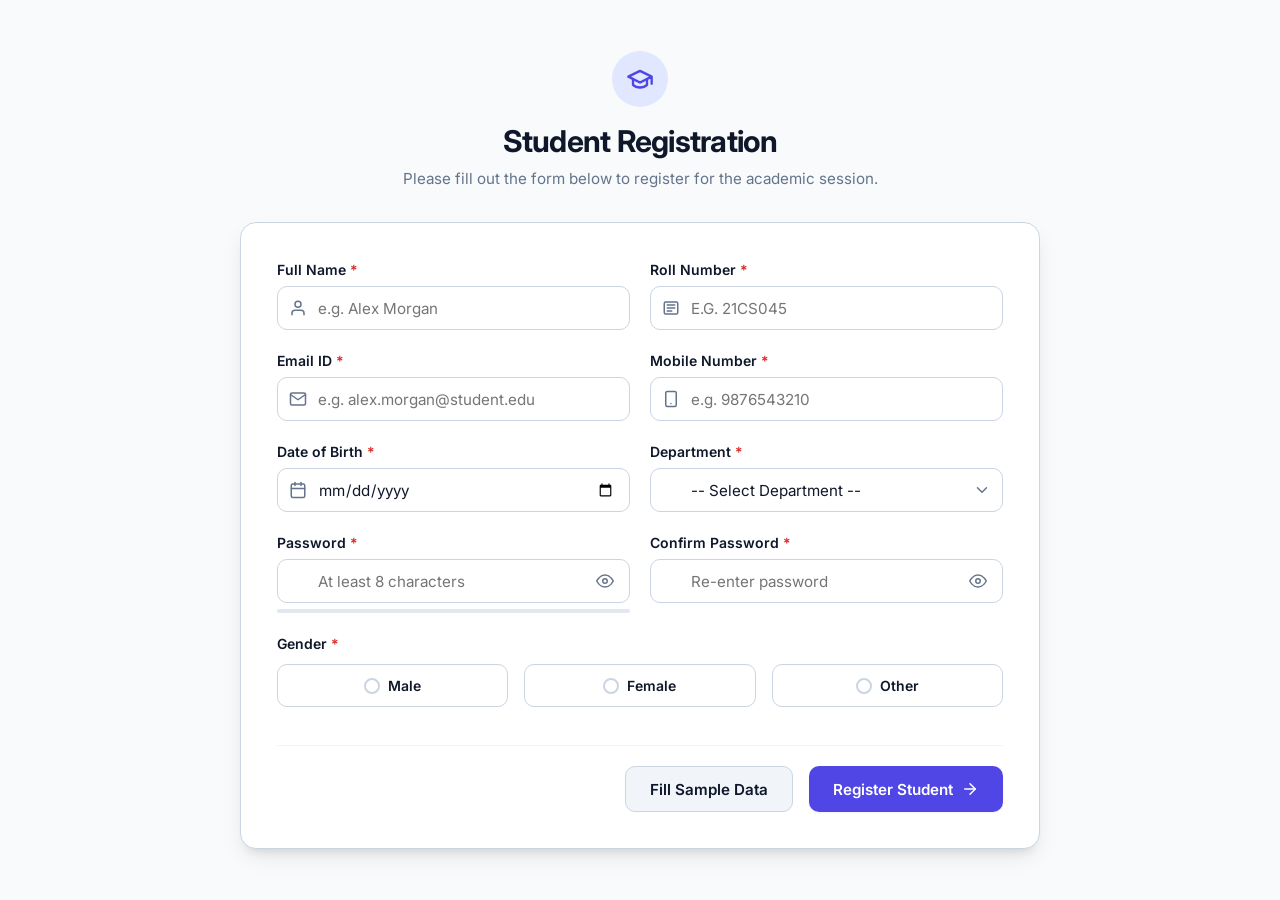
<file: index.html>
<!DOCTYPE html>
<html lang="en">
<head>
  <meta charset="UTF-8">
  <meta name="viewport" content="width=device-width, initial-scale=1.0">
  <meta name="description" content="Student Registration Form with real-time validation and clean simple user interface.">
  <title>Student Registration Form</title>
  <link rel="preconnect" href="https://fonts.googleapis.com">
  <link rel="preconnect" href="https://fonts.gstatic.com" crossorigin>
  <link href="https://fonts.googleapis.com/css2?family=Inter:wght@400;500;600;700&display=swap" rel="stylesheet">
  <link rel="stylesheet" href="style.css">
</head>
<body>
  <div class="app-container">
    <header class="form-header">
      <div class="header-icon">
        <svg xmlns="http://www.w3.org/2000/svg" width="28" height="28" viewBox="0 0 24 24" fill="none" stroke="currentColor" stroke-width="2" stroke-linecap="round" stroke-linejoin="round">
          <path d="M22 10v6M2 10l10-5 10 5-10 5z"/>
          <path d="M6 12v5c3 3 9 3 12 0v-5"/>
        </svg>
      </div>
      <h1>Student Registration</h1>
      <p>Please fill out the form below to register for the academic session.</p>
    </header>

    <main class="form-card">
      <form id="registrationForm" novalidate>
        
        <div class="form-grid">
          <!-- Full Name -->
          <div class="form-group" id="group-fullName">
            <label for="fullName">Full Name <span class="required">*</span></label>
            <div class="input-wrapper">
              <input type="text" id="fullName" name="fullName" placeholder="e.g. Alex Morgan" autocomplete="name">
              <span class="field-icon">
                <svg xmlns="http://www.w3.org/2000/svg" width="18" height="18" viewBox="0 0 24 24" fill="none" stroke="currentColor" stroke-width="2" stroke-linecap="round" stroke-linejoin="round"><path d="M20 21v-2a4 4 0 0 0-4-4H8a4 4 0 0 0-4 4v2"/><circle cx="12" cy="7" r="4"/></svg>
              </span>
            </div>
            <div class="error-message" id="err-fullName">Full name is required.</div>
          </div>

          <!-- Roll Number -->
          <div class="form-group" id="group-rollNumber">
            <label for="rollNumber">Roll Number <span class="required">*</span></label>
            <div class="input-wrapper">
              <input type="text" id="rollNumber" name="rollNumber" placeholder="e.g. 21CS045" uppercase>
              <span class="field-icon">
                <svg xmlns="http://www.w3.org/2000/svg" width="18" height="18" viewBox="0 0 24 24" fill="none" stroke="currentColor" stroke-width="2" stroke-linecap="round" stroke-linejoin="round"><rect x="3" y="4" width="18" height="16" rx="2"/><path d="M7 8h10"/><path d="M7 12h10"/><path d="M7 16h6"/></svg>
              </span>
            </div>
            <div class="error-message" id="err-rollNumber">Roll number must contain only letters and numbers.</div>
          </div>

          <!-- Email ID -->
          <div class="form-group" id="group-email">
            <label for="email">Email ID <span class="required">*</span></label>
            <div class="input-wrapper">
              <input type="email" id="email" name="email" placeholder="e.g. alex.morgan@student.edu">
              <span class="field-icon">
                <svg xmlns="http://www.w3.org/2000/svg" width="18" height="18" viewBox="0 0 24 24" fill="none" stroke="currentColor" stroke-width="2" stroke-linecap="round" stroke-linejoin="round"><path d="M4 4h16c1.1 0 2 .9 2 2v12c0 1.1-.9 2-2 2H4c-1.1 0-2-.9-2-2V6c0-1.1.9-2 2-2z"/><polyline points="22,6 12,13 2,6"/></svg>
              </span>
            </div>
            <div class="error-message" id="err-email">Please enter a valid email address.</div>
          </div>

          <!-- Mobile Number -->
          <div class="form-group" id="group-mobile">
            <label for="mobile">Mobile Number <span class="required">*</span></label>
            <div class="input-wrapper">
              <input type="tel" id="mobile" name="mobile" maxlength="10" placeholder="e.g. 9876543210">
              <span class="field-icon">
                <svg xmlns="http://www.w3.org/2000/svg" width="18" height="18" viewBox="0 0 24 24" fill="none" stroke="currentColor" stroke-width="2" stroke-linecap="round" stroke-linejoin="round"><rect x="5" y="2" width="14" height="20" rx="2" ry="2"/><line x1="12" y1="18" x2="12.01" y2="18"/></svg>
              </span>
            </div>
            <div class="error-message" id="err-mobile">Mobile number must contain exactly 10 digits.</div>
          </div>

          <!-- Date of Birth -->
          <div class="form-group" id="group-dob">
            <label for="dob">Date of Birth <span class="required">*</span></label>
            <div class="input-wrapper">
              <input type="date" id="dob" name="dob">
              <span class="field-icon">
                <svg xmlns="http://www.w3.org/2000/svg" width="18" height="18" viewBox="0 0 24 24" fill="none" stroke="currentColor" stroke-width="2" stroke-linecap="round" stroke-linejoin="round"><rect x="3" y="4" width="18" height="18" rx="2" ry="2"/><line x1="16" y1="2" x2="16" y2="6"/><line x1="8" y1="2" x2="8" y2="6"/><line x1="3" y1="10" x2="21" y2="10"/></svg>
              </span>
            </div>
            <div class="error-message" id="err-dob">Date of birth is required.</div>
          </div>

          <!-- Department -->
          <div class="form-group" id="group-department">
            <label for="department">Department <span class="required">*</span></label>
            <div class="input-wrapper">
              <select id="department" name="department">
                <option value="">-- Select Department --</option>
                <option value="Computer Science">Computer Science & Engineering</option>
                <option value="Information Technology">Information Technology</option>
                <option value="Electronics & Communication">Electronics & Communication</option>
                <option value="Electrical Engineering">Electrical Engineering</option>
                <option value="Mechanical Engineering">Mechanical Engineering</option>
                <option value="Civil Engineering">Civil Engineering</option>
                <option value="Data Science">Data Science & AI</option>
              </select>
              <span class="field-icon select-arrow">
                <svg xmlns="http://www.w3.org/2000/svg" width="18" height="18" viewBox="0 0 24 24" fill="none" stroke="currentColor" stroke-width="2" stroke-linecap="round" stroke-linejoin="round"><polyline points="6 9 12 15 18 9"/></svg>
              </span>
            </div>
            <div class="error-message" id="err-department">Please select your department.</div>
          </div>

          <!-- Password -->
          <div class="form-group" id="group-password">
            <label for="password">Password <span class="required">*</span></label>
            <div class="input-wrapper">
              <input type="password" id="password" name="password" placeholder="At least 8 characters">
              <button type="button" class="toggle-password" data-target="password" aria-label="Toggle password visibility">
                <svg class="eye-open" xmlns="http://www.w3.org/2000/svg" width="18" height="18" viewBox="0 0 24 24" fill="none" stroke="currentColor" stroke-width="2" stroke-linecap="round" stroke-linejoin="round"><path d="M1 12s4-8 11-8 11 8 11 8-4 8-11 8-11-8-11-8z"/><circle cx="12" cy="12" r="3"/></svg>
                <svg class="eye-closed hidden" xmlns="http://www.w3.org/2000/svg" width="18" height="18" viewBox="0 0 24 24" fill="none" stroke="currentColor" stroke-width="2" stroke-linecap="round" stroke-linejoin="round"><path d="M17.94 17.94A10.07 10.07 0 0 1 12 20c-7 0-11-8-11-8a18.45 18.45 0 0 1 5.06-5.94M9.9 4.24A9.12 9.12 0 0 1 12 4c7 0 11 8 11 8a18.5 18.5 0 0 1-2.16 3.19m-6.72-1.07a3 3 0 1 1-4.24-4.24"/><line x1="1" y1="1" x2="23" y2="23"/></svg>
              </button>
            </div>
            <div class="strength-bar-container">
              <div class="strength-bar" id="strengthBar"></div>
            </div>
            <div class="error-message" id="err-password">Password must be at least 8 characters long.</div>
          </div>

          <!-- Confirm Password -->
          <div class="form-group" id="group-confirmPassword">
            <label for="confirmPassword">Confirm Password <span class="required">*</span></label>
            <div class="input-wrapper">
              <input type="password" id="confirmPassword" name="confirmPassword" placeholder="Re-enter password">
              <button type="button" class="toggle-password" data-target="confirmPassword" aria-label="Toggle confirm password visibility">
                <svg class="eye-open" xmlns="http://www.w3.org/2000/svg" width="18" height="18" viewBox="0 0 24 24" fill="none" stroke="currentColor" stroke-width="2" stroke-linecap="round" stroke-linejoin="round"><path d="M1 12s4-8 11-8 11 8 11 8-4 8-11 8-11-8-11-8z"/><circle cx="12" cy="12" r="3"/></svg>
                <svg class="eye-closed hidden" xmlns="http://www.w3.org/2000/svg" width="18" height="18" viewBox="0 0 24 24" fill="none" stroke="currentColor" stroke-width="2" stroke-linecap="round" stroke-linejoin="round"><path d="M17.94 17.94A10.07 10.07 0 0 1 12 20c-7 0-11-8-11-8a18.45 18.45 0 0 1 5.06-5.94M9.9 4.24A9.12 9.12 0 0 1 12 4c7 0 11 8 11 8a18.5 18.5 0 0 1-2.16 3.19m-6.72-1.07a3 3 0 1 1-4.24-4.24"/><line x1="1" y1="1" x2="23" y2="23"/></svg>
              </button>
            </div>
            <div class="error-message" id="err-confirmPassword">Password and Confirm Password must match.</div>
          </div>

          <!-- Gender -->
          <div class="form-group full-width" id="group-gender">
            <label>Gender <span class="required">*</span></label>
            <div class="radio-group">
              <label class="radio-card">
                <input type="radio" name="gender" value="Male">
                <span class="radio-custom"></span>
                <span class="radio-label">Male</span>
              </label>
              <label class="radio-card">
                <input type="radio" name="gender" value="Female">
                <span class="radio-custom"></span>
                <span class="radio-label">Female</span>
              </label>
              <label class="radio-card">
                <input type="radio" name="gender" value="Other">
                <span class="radio-custom"></span>
                <span class="radio-label">Other</span>
              </label>
            </div>
            <div class="error-message" id="err-gender">Please select your gender.</div>
          </div>
        </div>

        <!-- Form Actions -->
        <div class="form-actions">
          <button type="button" id="demoFillBtn" class="btn btn-secondary">Fill Sample Data</button>
          <button type="submit" id="submitBtn" class="btn btn-primary">
            <span>Register Student</span>
            <svg xmlns="http://www.w3.org/2000/svg" width="18" height="18" viewBox="0 0 24 24" fill="none" stroke="currentColor" stroke-width="2" stroke-linecap="round" stroke-linejoin="round"><line x1="5" y1="12" x2="19" y2="12"/><polyline points="12 5 19 12 12 19"/></svg>
          </button>
        </div>

      </form>
    </main>

    <!-- Success Modal Overlay -->
    <div class="modal-overlay hidden" id="successModal" role="dialog" aria-modal="true" aria-labelledby="modalTitle">
      <div class="modal-card">
        <div class="modal-icon success">
          <svg xmlns="http://www.w3.org/2000/svg" width="32" height="32" viewBox="0 0 24 24" fill="none" stroke="currentColor" stroke-width="3" stroke-linecap="round" stroke-linejoin="round"><polyline points="20 6 9 17 4 12"/></svg>
        </div>
        <h2 id="modalTitle">Registration Successful!</h2>
        <p class="modal-subtitle">Student has been registered successfully with the following details:</p>

        <div class="summary-card" id="summaryCard">
          <!-- Filled dynamically by JS -->
        </div>

        <div class="modal-actions">
          <button type="button" id="closeModalBtn" class="btn btn-primary width-full">Register Another Student</button>
        </div>
      </div>
    </div>
  </div>

  <script src="script.js"></script>
</body>
</html>
</file>
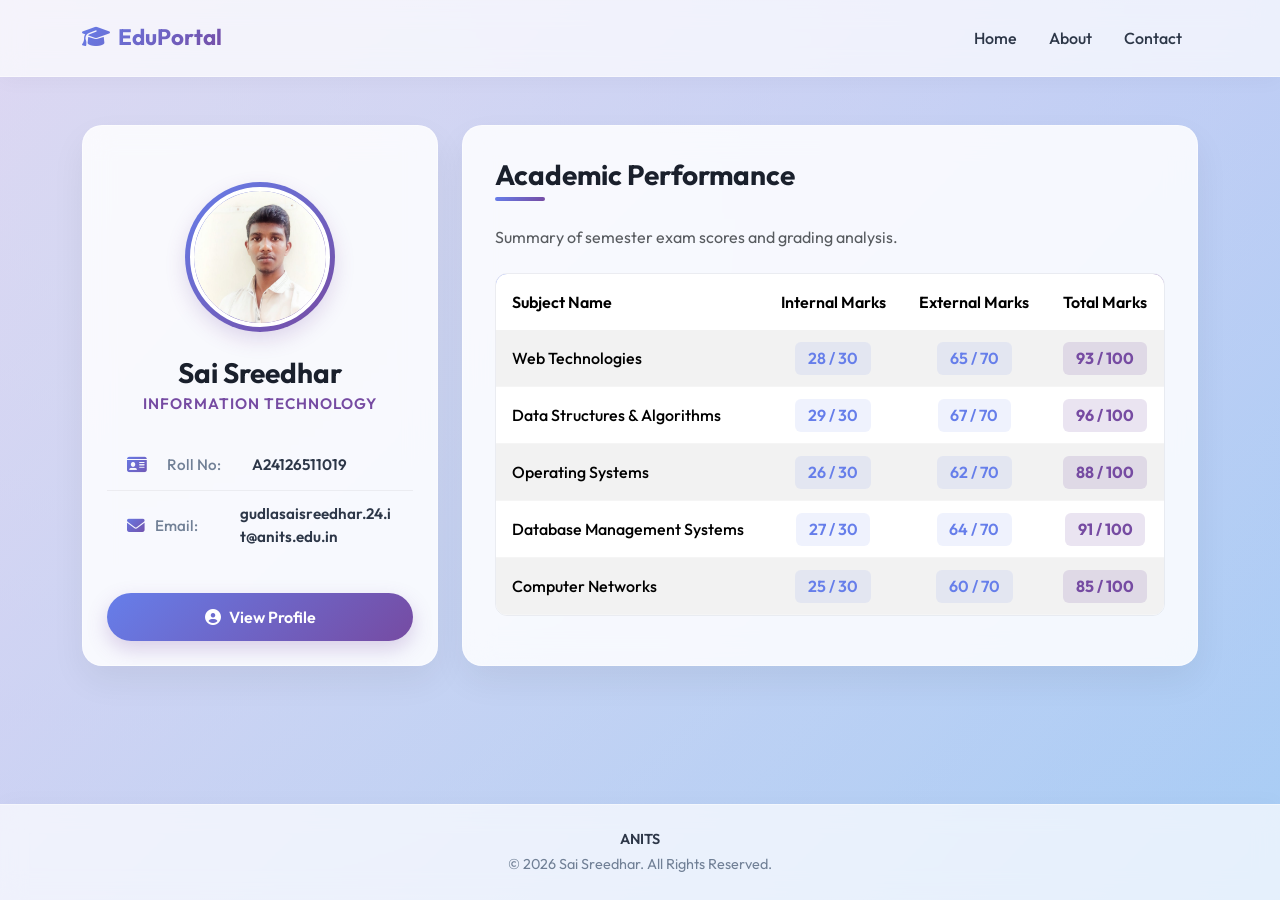
<file: task2/index.html>
<!DOCTYPE html>
<html lang="en">

<head>
    <meta charset="UTF-8">
    <meta name="viewport" content="width=device-width, initial-scale=1.0">
    <title>Student Profile</title>

    <!-- Bootstrap 5 CSS CDN -->
    <link href="https://cdn.jsdelivr.net/npm/bootstrap@5.3.0/dist/css/bootstrap.min.css" rel="stylesheet">

    <!-- Google Fonts - Outfit -->
    <link rel="preconnect" href="https://fonts.googleapis.com">
    <link rel="preconnect" href="https://fonts.gstatic.com" crossorigin>
    <link href="https://fonts.googleapis.com/css2?family=Outfit:wght@300;400;500;600;700&display=swap" rel="stylesheet">

    <!-- FontAwesome for Icons -->
    <link rel="stylesheet" href="https://cdnjs.cloudflare.com/ajax/libs/font-awesome/6.4.0/css/all.min.css">

    <style>
        :root {
            --primary-gradient: linear-gradient(135deg, #667eea 0%, #764ba2 100%);
            --accent-color: #764ba2;
            --glass-bg: rgba(255, 255, 255, 0.85);
            --glass-border: rgba(255, 255, 255, 0.4);
            --text-main: #2d3748;
            --text-muted: #718096;
        }

        body {
            font-family: 'Outfit', sans-serif;
            background: radial-gradient(circle at 10% 20%, rgba(216, 241, 230, 0.46) 0.1%, rgba(233, 226, 226, 0.28) 90.1%),
                linear-gradient(135deg, #e0c3fc 0%, #8ec5fc 100%);
            background-attachment: fixed;
            color: var(--text-main);
            min-height: 100vh;
            display: flex;
            flex-direction: column;
        }

        /* Custom Glassmorphic Navbar */
        .navbar-custom {
            background: rgba(255, 255, 255, 0.7);
            backdrop-filter: blur(12px);
            -webkit-backdrop-filter: blur(12px);
            border-bottom: 1px solid var(--glass-border);
            box-shadow: 0 4px 20px rgba(0, 0, 0, 0.03);
            transition: all 0.3s ease;
        }

        .navbar-brand {
            font-weight: 700;
            background: var(--primary-gradient);
            -webkit-background-clip: text;
            -webkit-text-fill-color: transparent;
            font-size: 1.4rem;
        }

        .nav-link {
            font-weight: 500;
            color: var(--text-main) !important;
            position: relative;
            padding: 0.5rem 1rem !important;
            transition: color 0.3s ease;
        }

        .nav-link::after {
            content: '';
            position: absolute;
            width: 0;
            height: 2px;
            bottom: 0;
            left: 50%;
            background: var(--primary-gradient);
            transition: all 0.3s ease;
            transform: translateX(-50%);
        }

        .nav-link:hover::after {
            width: 80%;
        }

        .nav-link:hover {
            color: var(--accent-color) !important;
        }

        /* Glassmorphic Profile Card */
        .profile-card {
            background: var(--glass-bg);
            backdrop-filter: blur(15px);
            -webkit-backdrop-filter: blur(15px);
            border: 1px solid var(--glass-border);
            border-radius: 20px;
            box-shadow: 0 15px 35px rgba(0, 0, 0, 0.06);
            transition: transform 0.4s cubic-bezier(0.175, 0.885, 0.32, 1.275), box-shadow 0.4s ease;
            overflow: hidden;
        }

        .profile-card:hover {
            transform: translateY(-8px);
            box-shadow: 0 25px 45px rgba(0, 0, 0, 0.12);
        }

        .profile-img-container {
            position: relative;
            width: 150px;
            height: 150px;
            margin: 2rem auto 1.5rem auto;
            border-radius: 50%;
            padding: 5px;
            background: var(--primary-gradient);
            box-shadow: 0 8px 20px rgba(118, 75, 162, 0.2);
            transition: transform 0.4s ease;
        }

        .profile-img-container:hover {
            transform: scale(1.05) rotate(3deg);
        }

        .profile-img {
            width: 100%;
            height: 100%;
            object-fit: cover;
            border-radius: 50%;
            border: 4px solid #fff;
        }

        .student-name {
            font-weight: 700;
            color: #1a202c;
            margin-bottom: 0.25rem;
        }

        .student-branch {
            font-size: 0.95rem;
            font-weight: 600;
            color: var(--accent-color);
            text-transform: uppercase;
            letter-spacing: 1px;
            margin-bottom: 1.5rem;
        }

        .info-list {
            list-style: none;
            padding: 0;
            margin: 0 0 2rem 0;
            text-align: left;
        }

        .info-item {
            padding: 0.75rem 1.25rem;
            border-bottom: 1px solid rgba(0, 0, 0, 0.05);
            display: flex;
            align-items: center;
            font-size: 0.95rem;
        }

        .info-item:last-child {
            border-bottom: none;
        }

        .info-icon {
            font-size: 1.1rem;
            width: 30px;
            background: var(--primary-gradient);
            -webkit-background-clip: text;
            -webkit-text-fill-color: transparent;
            margin-right: 10px;
        }

        .info-label {
            font-weight: 500;
            color: var(--text-muted);
            width: 85px;
            flex-shrink: 0;
        }

        .info-value {
            font-weight: 600;
            color: var(--text-main);
            word-break: break-all;
        }

        /* View Profile Button */
        .btn-view-profile {
            background: var(--primary-gradient);
            border: none;
            color: white;
            font-weight: 600;
            padding: 0.75rem 2rem;
            border-radius: 50px;
            box-shadow: 0 8px 20px rgba(118, 75, 162, 0.25);
            transition: all 0.3s cubic-bezier(0.25, 0.8, 0.25, 1);
            width: 100%;
        }

        .btn-view-profile:hover {
            box-shadow: 0 12px 24px rgba(118, 75, 162, 0.4);
            transform: translateY(-2px);
            background: var(--primary-gradient);
            color: white;
            opacity: 0.95;
        }

        .btn-view-profile:active {
            transform: translateY(1px);
            box-shadow: 0 4px 10px rgba(118, 75, 162, 0.25);
        }

        /* Glassmorphic Table Card */
        .details-card {
            background: var(--glass-bg);
            backdrop-filter: blur(15px);
            -webkit-backdrop-filter: blur(15px);
            border: 1px solid var(--glass-border);
            border-radius: 20px;
            box-shadow: 0 15px 35px rgba(0, 0, 0, 0.06);
            padding: 2rem;
            height: 100%;
        }

        .card-title-custom {
            font-weight: 700;
            color: #1a202c;
            margin-bottom: 1.5rem;
            position: relative;
            padding-bottom: 10px;
        }

        .card-title-custom::after {
            content: '';
            position: absolute;
            left: 0;
            bottom: 0;
            width: 50px;
            height: 4px;
            background: var(--primary-gradient);
            border-radius: 2px;
        }

        /* Bootstrap Table Customizations */
        .table-responsive {
            border-radius: 12px;
            overflow: hidden;
            border: 1px solid rgba(0, 0, 0, 0.05);
        }

        .custom-table {
            margin-bottom: 0;
            vertical-align: middle;
        }

        .custom-table thead {
            background: var(--primary-gradient);
            color: white;
        }

        .custom-table th {
            font-weight: 600;
            padding: 1rem;
            border-bottom: none;
        }

        .custom-table td {
            padding: 1rem;
            font-weight: 500;
            border-bottom: 1px solid rgba(0, 0, 0, 0.04);
        }

        .custom-table tbody tr {
            transition: background-color 0.2s ease;
        }

        .custom-table tbody tr:hover {
            background-color: rgba(118, 75, 162, 0.05) !important;
        }

        /* Marks Badges */
        .badge-marks {
            background: rgba(102, 126, 234, 0.1);
            color: #667eea;
            font-weight: 600;
            padding: 0.4em 0.8em;
            border-radius: 6px;
        }

        .badge-total {
            background: rgba(118, 75, 162, 0.15);
            color: var(--accent-color);
            font-weight: 700;
            padding: 0.4em 0.8em;
            border-radius: 6px;
        }

        /* Footer */
        footer {
            margin-top: auto;
            background: rgba(255, 255, 255, 0.7);
            backdrop-filter: blur(12px);
            -webkit-backdrop-filter: blur(12px);
            border-top: 1px solid var(--glass-border);
            padding: 1.5rem 0;
            text-align: center;
            font-size: 0.9rem;
            color: var(--text-muted);
            box-shadow: 0 -4px 20px rgba(0, 0, 0, 0.02);
        }

        footer p {
            margin: 0;
        }

        .footer-college {
            font-weight: 600;
            color: var(--text-main);
            margin-bottom: 0.25rem !important;
        }
    </style>
</head>

<body>

    <!-- Responsive Navbar -->
    <nav class="navbar navbar-expand-lg navbar-light navbar-custom py-3">
        <div class="container">
            <a class="navbar-brand" href="#">
                <i class="fa-solid fa-graduation-cap me-2"></i>EduPortal
            </a>
            <button class="navbar-toggler border-0" type="button" data-bs-toggle="collapse" data-bs-target="#navbarNav"
                aria-controls="navbarNav" aria-expanded="false" aria-label="Toggle navigation">
                <span class="navbar-toggler-icon"></span>
            </button>
            <div class="collapse navbar-collapse" id="navbarNav">
                <ul class="navbar-nav ms-auto mt-2 mt-lg-0">
                    <li class="nav-item">
                        <a class="nav-link active" aria-current="page" href="#">Home</a>
                    </li>
                    <li class="nav-item">
                        <a class="nav-link" href="#" data-bs-toggle="modal" data-bs-target="#aboutModal">About</a>
                    </li>
                    <li class="nav-item">
                        <a class="nav-link" href="#" data-bs-toggle="modal" data-bs-target="#contactModal">Contact</a>
                    </li>
                </ul>
            </div>
        </div>
    </nav>

    <!-- Main Content Container using Bootstrap Grid -->
    <main class="container my-5 flex-grow-1">
        <div class="row align-items-stretch justify-content-center">

            <!-- Left Column: Student Profile Card (takes 4 cols on large, 5 on medium, full on mobile) -->
            <div class="col-lg-4 col-md-5 mb-4">
                <div class="profile-card text-center h-100 p-4 d-flex flex-column justify-content-between">
                    <div>
                        <!-- Student Photo -->
                        <div class="profile-img-container">
                            <img src="./profile_sai.jpeg" alt="Student Photo" class="profile-img"
                                onerror="this.onerror=null; this.src='https://images.unsplash.com/photo-1539571696357-5a69c17a67c6?q=80&w=300&auto=format&fit=crop';">
                        </div>

                        <!-- Name & Branch -->
                        <h3 class="student-name">Sai Sreedhar</h3>
                        <p class="student-branch">Information Technology </p>

                        <!-- Student Details -->
                        <ul class="info-list">
                            <li class="info-item">
                                <span class="info-icon"><i class="fa-solid fa-id-card"></i></span>
                                <span class="info-label">Roll No:</span>
                                <span class="info-value">A24126511019</span>
                            </li>
                            <li class="info-item">
                                <span class="info-icon"><i class="fa-solid fa-envelope"></i></span>
                                <span class="info-label">Email:</span>
                                <span class="info-value">gudlasaisreedhar.24.it@anits.edu.in</span>
                            </li>
                        </ul>
                    </div>

                    <!-- View Profile Button -->
                    <div>
                        <button class="btn btn-view-profile" type="button" data-bs-toggle="modal" data-bs-target="#profileModal">
                            <i class="fa-solid fa-circle-user me-2"></i>View Profile
                        </button>
                    </div>
                </div>
            </div>

            <!-- Right Column: Academic Details Table (takes 8 cols on large, 7 on medium, full on mobile) -->
            <div class="col-lg-8 col-md-7 mb-4">
                <div class="details-card d-flex flex-column justify-content-between">
                    <div>
                        <h3 class="card-title-custom">Academic Performance</h3>
                        <p class="text-muted mb-4">Summary of semester exam scores and grading analysis.</p>

                        <!-- Academic Details Table -->
                        <div class="table-responsive">
                            <table class="table custom-table table-hover table-striped">
                                <thead>
                                    <tr>
                                        <th scope="col">Subject Name</th>
                                        <th scope="col" class="text-center">Internal Marks</th>
                                        <th scope="col" class="text-center">External Marks</th>
                                        <th scope="col" class="text-center">Total Marks</th>
                                    </tr>
                                </thead>
                                <tbody>
                                    <tr>
                                        <td>Web Technologies</td>
                                        <td class="text-center"><span class="badge-marks">28 / 30</span></td>
                                        <td class="text-center"><span class="badge-marks">65 / 70</span></td>
                                        <td class="text-center"><span class="badge-total">93 / 100</span></td>
                                    </tr>
                                    <tr>
                                        <td>Data Structures & Algorithms</td>
                                        <td class="text-center"><span class="badge-marks">29 / 30</span></td>
                                        <td class="text-center"><span class="badge-marks">67 / 70</span></td>
                                        <td class="text-center"><span class="badge-total">96 / 100</span></td>
                                    </tr>
                                    <tr>
                                        <td>Operating Systems</td>
                                        <td class="text-center"><span class="badge-marks">26 / 30</span></td>
                                        <td class="text-center"><span class="badge-marks">62 / 70</span></td>
                                        <td class="text-center"><span class="badge-total">88 / 100</span></td>
                                    </tr>
                                    <tr>
                                        <td>Database Management Systems</td>
                                        <td class="text-center"><span class="badge-marks">27 / 30</span></td>
                                        <td class="text-center"><span class="badge-marks">64 / 70</span></td>
                                        <td class="text-center"><span class="badge-total">91 / 100</span></td>
                                    </tr>
                                    <tr>
                                        <td>Computer Networks</td>
                                        <td class="text-center"><span class="badge-marks">25 / 30</span></td>
                                        <td class="text-center"><span class="badge-marks">60 / 70</span></td>
                                        <td class="text-center"><span class="badge-total">85 / 100</span></td>
                                    </tr>
                                </tbody>
                            </table>
                        </div>
                    </div>
                </div>
            </div>

        </div>
    </main>

    <!-- Footer -->
    <footer>
        <div class="container">
            <p class="footer-college">ANITS</p>
            <p>&copy; 2026 Sai Sreedhar. All Rights Reserved.</p>
        </div>
    </footer>

    <!-- Modal for displaying Profile Details -->
    <div class="modal fade" id="profileModal" tabindex="-1" aria-labelledby="profileModalLabel" aria-hidden="true">
        <div class="modal-dialog modal-dialog-centered">
            <div class="modal-content" style="background: rgba(255, 255, 255, 0.95); backdrop-filter: blur(15px); border-radius: 20px; border: 1px solid var(--glass-border); box-shadow: 0 15px 35px rgba(0, 0, 0, 0.15);">
                <div class="modal-header border-0 pb-0">
                    <h5 class="modal-title font-weight-700" id="profileModalLabel">Student Profile Details</h5>
                    <button type="button" class="btn-close" data-bs-dismiss="modal" aria-label="Close"></button>
                </div>
                <div class="modal-body text-center pt-2 pb-4">
                    <div class="profile-img-container mx-auto mb-3" style="width: 100px; height: 100px; padding: 3px;">
                        <img src="./profile_sai.jpeg" alt="Student Photo" class="profile-img" onerror="this.onerror=null; this.src='https://images.unsplash.com/photo-1539571696357-5a69c17a67c6?q=80&w=300&auto=format&fit=crop';">
                    </div>
                    <h4 class="student-name" style="font-size: 1.5rem; margin-bottom: 0.25rem;">Sai Sreedhar</h4>
                    <p class="student-branch mb-4" style="font-size: 0.85rem; font-weight: 600; color: var(--accent-color); text-transform: uppercase; letter-spacing: 1px;">Information Technology</p>
                    
                    <div class="info-list border rounded-3 overflow-hidden text-start">
                        <div class="info-item px-3 py-2 bg-light">
                            <span class="info-icon"><i class="fa-solid fa-user text-primary"></i></span>
                            <span class="info-label text-muted" style="width: 110px;">Name:</span>
                            <span class="info-value text-dark">Sai Sreedhar</span>
                        </div>
                        <div class="info-item px-3 py-2">
                            <span class="info-icon"><i class="fa-solid fa-id-card text-primary"></i></span>
                            <span class="info-label text-muted" style="width: 110px;">Roll Number:</span>
                            <span class="info-value text-dark">A24126511019</span>
                        </div>
                        <div class="info-item px-3 py-2 bg-light">
                            <span class="info-icon"><i class="fa-solid fa-graduation-cap text-primary"></i></span>
                            <span class="info-label text-muted" style="width: 110px;">Branch:</span>
                            <span class="info-value text-dark">Information Technology</span>
                        </div>
                        <div class="info-item px-3 py-2">
                            <span class="info-icon"><i class="fa-solid fa-envelope text-primary"></i></span>
                            <span class="info-label text-muted" style="width: 110px;">Email ID:</span>
                            <span class="info-value text-dark text-break">gudlasaisreedhar.24.it@anits.edu.in</span>
                        </div>
                    </div>
                </div>
                <div class="modal-footer border-0 pt-0">
                    <button type="button" class="btn btn-secondary px-4" data-bs-dismiss="modal" style="border-radius: 50px;">Close</button>
                </div>
            </div>
        </div>
    </div>

    <!-- Modal for displaying About Details -->
    <div class="modal fade" id="aboutModal" tabindex="-1" aria-labelledby="aboutModalLabel" aria-hidden="true">
        <div class="modal-dialog modal-dialog-centered">
            <div class="modal-content" style="background: rgba(255, 255, 255, 0.95); backdrop-filter: blur(15px); border-radius: 20px; border: 1px solid var(--glass-border); box-shadow: 0 15px 35px rgba(0, 0, 0, 0.15);">
                <div class="modal-header border-0 pb-0">
                    <h5 class="modal-title font-weight-700" id="aboutModalLabel">About Me</h5>
                    <button type="button" class="btn-close" data-bs-dismiss="modal" aria-label="Close"></button>
                </div>
                <div class="modal-body pt-3 pb-4">
                    <div class="text-center mb-3">
                        <div class="info-icon d-inline-block fs-1 mb-2"><i class="fa-solid fa-circle-info text-primary"></i></div>
                        <h4 class="student-name" style="font-size: 1.5rem; margin-bottom: 0.25rem;">Sai Sreedhar</h4>
                        <p class="student-branch mb-3" style="font-size: 0.85rem; font-weight: 600; color: var(--accent-color); text-transform: uppercase; letter-spacing: 1px;">IT Student & Developer</p>
                    </div>
                    <div class="px-2">
                        <p class="text-muted text-center mb-4" style="font-size: 0.95rem; line-height: 1.6;">
                            Hello! I am Sai Sreedhar, a passionate student currently pursuing my Bachelor of Technology in Information Technology at ANITS. I love turning logical problems into simple, beautiful, and intuitive web experiences.
                        </p>
                        <h6 class="font-weight-700 mb-2" style="font-size: 0.95rem; color: var(--text-main); border-bottom: 1px solid rgba(0, 0, 0, 0.05); padding-bottom: 5px;">Key Interests & Focus</h6>
                        <ul class="list-unstyled mb-0" style="font-size: 0.9rem; color: var(--text-muted);">
                            <li class="mb-2"><i class="fa-solid fa-code text-primary me-2"></i> Frontend Web Development (HTML, CSS, JS)</li>
                            <li class="mb-2"><i class="fa-solid fa-cubes text-primary me-2"></i> Data Structures & Algorithms</li>
                            <li class="mb-2"><i class="fa-solid fa-circle-nodes text-primary me-2"></i> Responsive UI/UX Design Systems</li>
                            <li class="mb-0"><i class="fa-solid fa-laptop-code text-primary me-2"></i> Software Engineering Practices</li>
                        </ul>
                    </div>
                </div>
                <div class="modal-footer border-0 pt-0">
                    <button type="button" class="btn btn-secondary px-4" data-bs-dismiss="modal" style="border-radius: 50px;">Close</button>
                </div>
            </div>
        </div>
    </div>

    <!-- Modal for displaying Contact Details -->
    <div class="modal fade" id="contactModal" tabindex="-1" aria-labelledby="contactModalLabel" aria-hidden="true">
        <div class="modal-dialog modal-dialog-centered">
            <div class="modal-content" style="background: rgba(255, 255, 255, 0.95); backdrop-filter: blur(15px); border-radius: 20px; border: 1px solid var(--glass-border); box-shadow: 0 15px 35px rgba(0, 0, 0, 0.15);">
                <div class="modal-header border-0 pb-0">
                    <h5 class="modal-title font-weight-700" id="contactModalLabel">Contact Details</h5>
                    <button type="button" class="btn-close" data-bs-dismiss="modal" aria-label="Close"></button>
                </div>
                <div class="modal-body text-center pt-3 pb-4">
                    <div class="info-icon d-inline-block fs-1 mb-3"><i class="fa-solid fa-address-book text-primary"></i></div>
                    <h4 class="student-name mb-4" style="font-size: 1.4rem;">Get in Touch</h4>
                    
                    <div class="info-list border rounded-3 overflow-hidden text-start mb-4">
                        <div class="info-item px-3 py-2 bg-light" style="display: flex; align-items: center; justify-content: start;">
                            <span class="info-icon" style="margin-right: 10px;"><i class="fa-solid fa-envelope text-primary"></i></span>
                            <span class="info-label text-muted" style="width: 110px; font-weight: 500;">Email ID:</span>
                            <span class="info-value text-dark text-break" style="font-weight: 600;">gudlasaisreedhar.24.it@anits.edu.in</span>
                        </div>
                        <div class="info-item px-3 py-2" style="display: flex; align-items: center; justify-content: start;">
                            <span class="info-icon" style="margin-right: 10px;"><i class="fa-solid fa-location-dot text-primary"></i></span>
                            <span class="info-label text-muted" style="width: 110px; font-weight: 500;">College:</span>
                            <span class="info-value text-dark" style="font-weight: 600;">ANITS, Sangivalasa, Visakhapatnam</span>
                        </div>
                        <div class="info-item px-3 py-2 bg-light" style="display: flex; align-items: center; justify-content: start;">
                            <span class="info-icon" style="margin-right: 10px;"><i class="fa-solid fa-graduation-cap text-primary"></i></span>
                            <span class="info-label text-muted" style="width: 110px; font-weight: 500;">Department:</span>
                            <span class="info-value text-dark" style="font-weight: 600;">Information Technology</span>
                        </div>
                    </div>

                    <div class="d-flex justify-content-center gap-3">
                        <a href="mailto:gudlasaisreedhar.24.it@anits.edu.in" class="btn btn-view-profile py-2 px-4" style="width: auto; border-radius: 50px;">
                            <i class="fa-solid fa-paper-plane me-2"></i>Send Email
                        </a>
                    </div>
                </div>
                <div class="modal-footer border-0 pt-0">
                    <button type="button" class="btn btn-secondary px-4" data-bs-dismiss="modal" style="border-radius: 50px;">Close</button>
                </div>
            </div>
        </div>
    </div>
    <!-- Bootstrap 5 JS Bundle CDN (includes Popper) -->
    <script src="https://cdn.jsdelivr.net/npm/bootstrap@5.3.0/dist/js/bootstrap.bundle.min.js"></script>
</body>

</html>
</file>
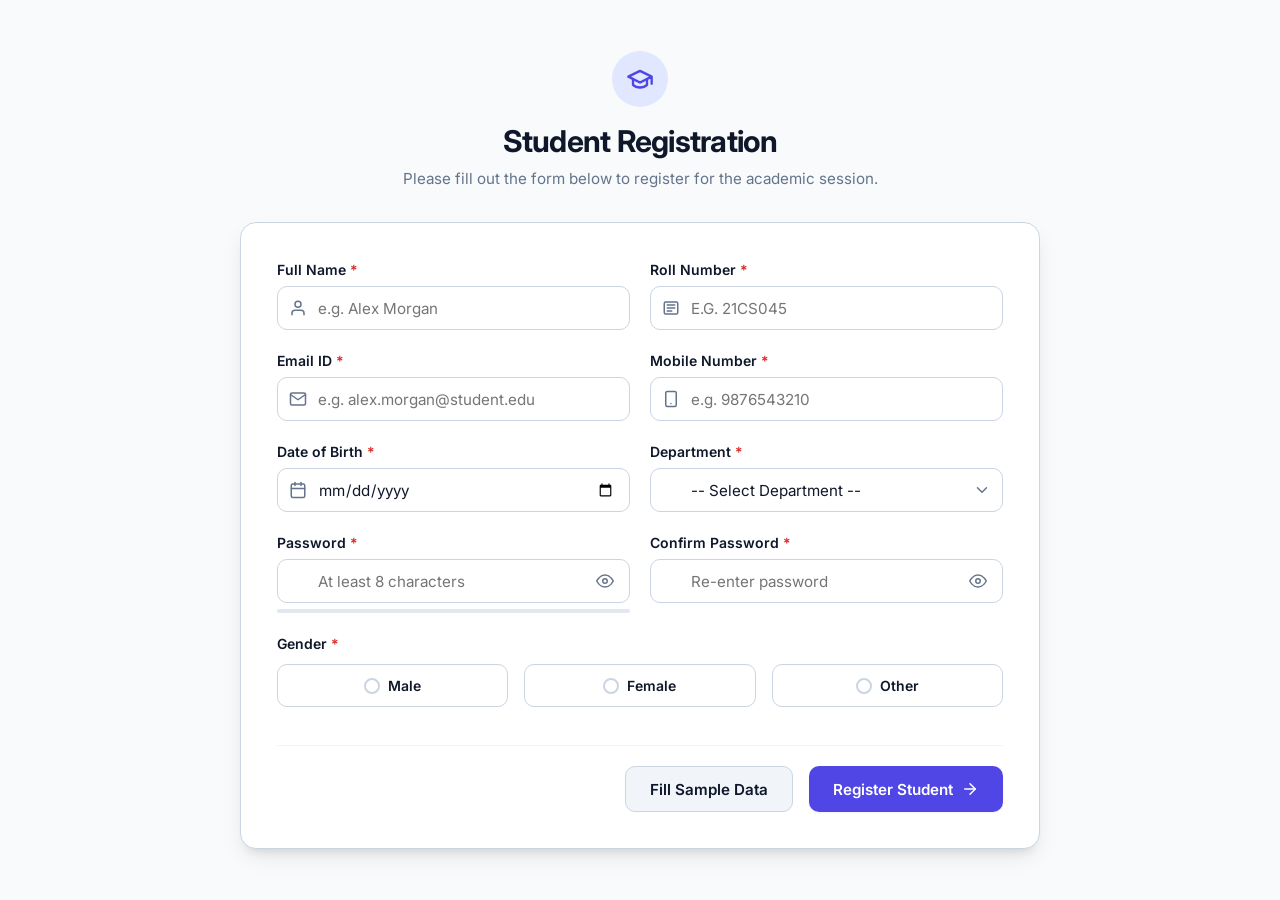
<file: task3/index.html>
<!DOCTYPE html>
<html lang="en">
<head>
  <meta charset="UTF-8">
  <meta name="viewport" content="width=device-width, initial-scale=1.0">
  <meta name="description" content="Student Registration Form with real-time validation and clean simple user interface.">
  <title>Student Registration Form</title>
  <link rel="preconnect" href="https://fonts.googleapis.com">
  <link rel="preconnect" href="https://fonts.gstatic.com" crossorigin>
  <link href="https://fonts.googleapis.com/css2?family=Inter:wght@400;500;600;700&display=swap" rel="stylesheet">
  
  <style>
    /* ==========================================================================
       Simple & Clean Design System - Student Registration Form
       ========================================================================== */

    :root {
      /* Color Palette - Simple, Clean & High Contrast */
      --bg-color: #f8fafc;            /* Soft neutral grey */
      --card-bg: #ffffff;             /* Crisp white card */
      --text-main: #0f172a;           /* Dark slate text */
      --text-muted: #64748b;          /* Muted text */
      --border-color: #cbd5e1;        /* Clean light border */
      --border-focus: #4f46e5;        /* Crisp Indigo focus */
      
      --primary-color: #4f46e5;       /* Indigo main button */
      --primary-hover: #4338ca;       /* Darker indigo on hover */
      --secondary-bg: #f1f5f9;        /* Light secondary button bg */
      --secondary-hover: #e2e8f0;     /* Secondary button hover */
      
      --error-color: #dc2626;         /* Clear red error */
      --error-bg: #fef2f2;            /* Light red tint for input */
      --error-border: #fca5a5;        /* Red input border */
      
      --success-color: #16a34a;       /* Fresh green success */
      --success-bg: #f0fdf4;          /* Light green tint */
      --success-border: #86efac;      /* Green input border */

      /* Typography & Layout */
      --font-family: 'Inter', system-ui, -apple-system, sans-serif;
      --radius-sm: 6px;
      --radius-md: 10px;
      --radius-lg: 16px;
      --shadow-sm: 0 1px 2px 0 rgb(0 0 0 / 0.05);
      --shadow-md: 0 4px 6px -1px rgb(0 0 0 / 0.1), 0 2px 4px -2px rgb(0 0 0 / 0.1);
      --shadow-lg: 0 10px 25px -5px rgb(0 0 0 / 0.1), 0 8px 10px -6px rgb(0 0 0 / 0.1);
      --transition: all 0.2s ease-in-out;
    }

    /* Reset & Global Base */
    * {
      box-sizing: border-box;
      margin: 0;
      padding: 0;
    }

    body {
      font-family: var(--font-family);
      background-color: var(--bg-color);
      color: var(--text-main);
      line-height: 1.5;
      display: flex;
      justify-content: center;
      align-items: center;
      min-height: 100vh;
      padding: 2rem 1rem;
    }

    .app-container {
      width: 100%;
      max-width: 800px;
    }

    /* Header */
    .form-header {
      text-align: center;
      margin-bottom: 2rem;
    }

    .header-icon {
      width: 56px;
      height: 56px;
      background-color: #e0e7ff;
      color: var(--primary-color);
      border-radius: 50%;
      display: inline-flex;
      align-items: center;
      justify-content: center;
      margin-bottom: 0.75rem;
    }

    .form-header h1 {
      font-size: 1.875rem;
      font-weight: 700;
      color: var(--text-main);
      letter-spacing: -0.025em;
      margin-bottom: 0.25rem;
    }

    .form-header p {
      color: var(--text-muted);
      font-size: 0.95rem;
    }

    /* Form Card */
    .form-card {
      background-color: var(--card-bg);
      border: 1px solid var(--border-color);
      border-radius: var(--radius-lg);
      box-shadow: var(--shadow-lg);
      padding: 2.25rem;
    }

    /* Form Grid */
    .form-grid {
      display: grid;
      grid-template-columns: repeat(2, 1fr);
      gap: 1.25rem;
    }

    .full-width {
      grid-column: span 2;
    }

    /* Form Group */
    .form-group {
      display: flex;
      flex-direction: column;
    }

    .form-group label {
      font-size: 0.875rem;
      font-weight: 600;
      color: var(--text-main);
      margin-bottom: 0.375rem;
    }

    .required {
      color: var(--error-color);
    }

    /* Input Wrapper & Controls */
    .input-wrapper {
      position: relative;
      display: flex;
      align-items: center;
    }

    .input-wrapper input[type="text"],
    .input-wrapper input[type="email"],
    .input-wrapper input[type="tel"],
    .input-wrapper input[type="password"],
    .input-wrapper input[type="date"],
    .input-wrapper select {
      width: 100%;
      height: 44px;
      padding: 0.625rem 0.875rem 0.625rem 2.5rem;
      font-size: 0.95rem;
      font-family: inherit;
      color: var(--text-main);
      background-color: #ffffff;
      border: 1.5px solid var(--border-color);
      border-radius: var(--radius-md);
      outline: none;
      transition: var(--transition);
    }

    .input-wrapper input[uppercase] {
      text-transform: uppercase;
    }

    .input-wrapper select {
      appearance: none;
      cursor: pointer;
    }

    .field-icon {
      position: absolute;
      left: 0.75rem;
      color: var(--text-muted);
      pointer-events: none;
      display: flex;
      align-items: center;
    }

    .select-arrow {
      left: auto;
      right: 0.75rem;
    }

    /* Input Focus State */
    .input-wrapper input:focus,
    .input-wrapper select:focus {
      border-color: var(--border-focus);
      box-shadow: 0 0 0 3px rgba(79, 70, 229, 0.15);
    }

    .input-wrapper input:focus + .field-icon,
    .input-wrapper select:focus ~ .field-icon {
      color: var(--primary-color);
    }

    /* Password Toggle Button */
    .toggle-password {
      position: absolute;
      right: 0.75rem;
      background: none;
      border: none;
      color: var(--text-muted);
      cursor: pointer;
      padding: 0.25rem;
      display: flex;
      align-items: center;
      justify-content: center;
      border-radius: var(--radius-sm);
      transition: var(--transition);
    }

    .toggle-password:hover {
      color: var(--text-main);
    }

    .hidden {
      display: none !important;
    }

    /* Password Strength Indicator */
    .strength-bar-container {
      height: 4px;
      width: 100%;
      background-color: #e2e8f0;
      border-radius: 2px;
      margin-top: 6px;
      overflow: hidden;
    }

    .strength-bar {
      height: 100%;
      width: 0%;
      transition: width 0.3s ease, background-color 0.3s ease;
      border-radius: 2px;
    }

    .strength-bar.weak {
      width: 33%;
      background-color: var(--error-color);
    }

    .strength-bar.medium {
      width: 66%;
      background-color: #eab308;
    }

    .strength-bar.strong {
      width: 100%;
      background-color: var(--success-color);
    }

    /* Radio Group (Gender) */
    .radio-group {
      display: flex;
      gap: 1rem;
      margin-top: 0.25rem;
    }

    .radio-card {
      flex: 1;
      display: flex;
      align-items: center;
      justify-content: center;
      gap: 0.5rem;
      padding: 0.625rem 1rem;
      background-color: #ffffff;
      border: 1.5px solid var(--border-color);
      border-radius: var(--radius-md);
      cursor: pointer;
      font-size: 0.95rem;
      font-weight: 500;
      color: var(--text-main);
      transition: var(--transition);
      user-select: none;
    }

    .radio-card input[type="radio"] {
      display: none;
    }

    .radio-custom {
      width: 16px;
      height: 16px;
      border: 2px solid var(--border-color);
      border-radius: 50%;
      position: relative;
      transition: var(--transition);
    }

    .radio-card input[type="radio"]:checked + .radio-custom {
      border-color: var(--primary-color);
    }

    .radio-card input[type="radio"]:checked + .radio-custom::after {
      content: '';
      position: absolute;
      top: 3px;
      left: 3px;
      width: 6px;
      height: 6px;
      background-color: var(--primary-color);
      border-radius: 50%;
    }

    .radio-card:has(input[type="radio"]:checked) {
      border-color: var(--primary-color);
      background-color: #f5f3ff;
      color: var(--primary-color);
    }

    /* Validation State Styles */
    .form-group.has-error input,
    .form-group.has-error select {
      border-color: var(--error-border);
      background-color: var(--error-bg);
    }

    .form-group.has-error .field-icon {
      color: var(--error-color);
    }

    .error-message {
      font-size: 0.8rem;
      color: var(--error-color);
      margin-top: 0.375rem;
      display: none;
      font-weight: 500;
    }

    .form-group.has-error .error-message {
      display: block;
    }

    .form-group.has-success input,
    .form-group.has-success select {
      border-color: var(--success-border);
      background-color: var(--success-bg);
    }

    /* Form Actions */
    .form-actions {
      display: flex;
      justify-content: flex-end;
      gap: 1rem;
      margin-top: 2rem;
      padding-top: 1.25rem;
      border-top: 1px solid #f1f5f9;
    }

    /* Buttons */
    .btn {
      display: inline-flex;
      align-items: center;
      justify-content: center;
      gap: 0.5rem;
      height: 46px;
      padding: 0 1.5rem;
      font-size: 0.95rem;
      font-weight: 600;
      font-family: inherit;
      border-radius: var(--radius-md);
      border: none;
      cursor: pointer;
      transition: var(--transition);
    }

    .btn-primary {
      background-color: var(--primary-color);
      color: #ffffff;
      box-shadow: var(--shadow-sm);
    }

    .btn-primary:hover {
      background-color: var(--primary-hover);
      box-shadow: var(--shadow-md);
    }

    .btn-secondary {
      background-color: var(--secondary-bg);
      color: var(--text-main);
      border: 1px solid var(--border-color);
    }

    .btn-secondary:hover {
      background-color: var(--secondary-hover);
    }

    .width-full {
      width: 100%;
    }

    /* Modal Overlay & Card */
    .modal-overlay {
      position: fixed;
      inset: 0;
      background-color: rgba(15, 23, 42, 0.5);
      backdrop-filter: blur(4px);
      display: flex;
      align-items: center;
      justify-content: center;
      padding: 1.5rem;
      z-index: 1000;
      animation: fadeIn 0.25s ease-out;
    }

    .modal-card {
      background-color: #ffffff;
      border-radius: var(--radius-lg);
      box-shadow: var(--shadow-lg);
      width: 100%;
      max-width: 480px;
      padding: 2rem;
      text-align: center;
      animation: slideUp 0.3s cubic-bezier(0.16, 1, 0.3, 1);
    }

    .modal-icon {
      width: 64px;
      height: 64px;
      border-radius: 50%;
      display: inline-flex;
      align-items: center;
      justify-content: center;
      margin-bottom: 1rem;
    }

    .modal-icon.success {
      background-color: #dcfce7;
      color: var(--success-color);
    }

    .modal-card h2 {
      font-size: 1.5rem;
      font-weight: 700;
      color: var(--text-main);
      margin-bottom: 0.25rem;
    }

    .modal-subtitle {
      font-size: 0.9rem;
      color: var(--text-muted);
      margin-bottom: 1.25rem;
    }

    .summary-card {
      background-color: var(--bg-color);
      border: 1px solid var(--border-color);
      border-radius: var(--radius-md);
      padding: 1rem 1.25rem;
      text-align: left;
      margin-bottom: 1.5rem;
      display: flex;
      flex-direction: column;
      gap: 0.625rem;
    }

    .summary-row {
      display: flex;
      justify-content: space-between;
      font-size: 0.875rem;
    }

    .summary-label {
      color: var(--text-muted);
      font-weight: 500;
    }

    .summary-value {
      color: var(--text-main);
      font-weight: 600;
    }

    /* Animations */
    @keyframes fadeIn {
      from { opacity: 0; }
      to { opacity: 1; }
    }

    @keyframes slideUp {
      from { opacity: 0; transform: translateY(20px); }
      to { opacity: 1; transform: translateY(0); }
    }

    /* Responsive Breakpoints */
    @media (max-width: 640px) {
      body {
        padding: 1rem 0.5rem;
      }

      .form-card {
        padding: 1.5rem 1.25rem;
      }

      .form-grid {
        grid-template-columns: 1fr;
      }

      .full-width {
        grid-column: span 1;
      }

      .radio-group {
        flex-direction: column;
        gap: 0.5rem;
      }

      .form-actions {
        flex-direction: column-reverse;
      }

      .btn {
        width: 100%;
      }
    }
  </style>
</head>
<body>
  <div class="app-container">
    <header class="form-header">
      <div class="header-icon">
        <svg xmlns="http://www.w3.org/2000/svg" width="28" height="28" viewBox="0 0 24 24" fill="none" stroke="currentColor" stroke-width="2" stroke-linecap="round" stroke-linejoin="round">
          <path d="M22 10v6M2 10l10-5 10 5-10 5z"/>
          <path d="M6 12v5c3 3 9 3 12 0v-5"/>
        </svg>
      </div>
      <h1>Student Registration</h1>
      <p>Please fill out the form below to register for the academic session.</p>
    </header>

    <main class="form-card">
      <form id="registrationForm" novalidate>
        
        <div class="form-grid">
          <!-- Full Name -->
          <div class="form-group" id="group-fullName">
            <label for="fullName">Full Name <span class="required">*</span></label>
            <div class="input-wrapper">
              <input type="text" id="fullName" name="fullName" placeholder="e.g. Alex Morgan" autocomplete="name">
              <span class="field-icon">
                <svg xmlns="http://www.w3.org/2000/svg" width="18" height="18" viewBox="0 0 24 24" fill="none" stroke="currentColor" stroke-width="2" stroke-linecap="round" stroke-linejoin="round"><path d="M20 21v-2a4 4 0 0 0-4-4H8a4 4 0 0 0-4 4v2"/><circle cx="12" cy="7" r="4"/></svg>
              </span>
            </div>
            <div class="error-message" id="err-fullName">Full name is required.</div>
          </div>

          <!-- Roll Number -->
          <div class="form-group" id="group-rollNumber">
            <label for="rollNumber">Roll Number <span class="required">*</span></label>
            <div class="input-wrapper">
              <input type="text" id="rollNumber" name="rollNumber" placeholder="e.g. 21CS045" uppercase>
              <span class="field-icon">
                <svg xmlns="http://www.w3.org/2000/svg" width="18" height="18" viewBox="0 0 24 24" fill="none" stroke="currentColor" stroke-width="2" stroke-linecap="round" stroke-linejoin="round"><rect x="3" y="4" width="18" height="16" rx="2"/><path d="M7 8h10"/><path d="M7 12h10"/><path d="M7 16h6"/></svg>
              </span>
            </div>
            <div class="error-message" id="err-rollNumber">Roll number must contain only letters and numbers.</div>
          </div>

          <!-- Email ID -->
          <div class="form-group" id="group-email">
            <label for="email">Email ID <span class="required">*</span></label>
            <div class="input-wrapper">
              <input type="email" id="email" name="email" placeholder="e.g. alex.morgan@student.edu">
              <span class="field-icon">
                <svg xmlns="http://www.w3.org/2000/svg" width="18" height="18" viewBox="0 0 24 24" fill="none" stroke="currentColor" stroke-width="2" stroke-linecap="round" stroke-linejoin="round"><path d="M4 4h16c1.1 0 2 .9 2 2v12c0 1.1-.9 2-2 2H4c-1.1 0-2-.9-2-2V6c0-1.1.9-2 2-2z"/><polyline points="22,6 12,13 2,6"/></svg>
              </span>
            </div>
            <div class="error-message" id="err-email">Please enter a valid email address.</div>
          </div>

          <!-- Mobile Number -->
          <div class="form-group" id="group-mobile">
            <label for="mobile">Mobile Number <span class="required">*</span></label>
            <div class="input-wrapper">
              <input type="tel" id="mobile" name="mobile" maxlength="10" placeholder="e.g. 9876543210">
              <span class="field-icon">
                <svg xmlns="http://www.w3.org/2000/svg" width="18" height="18" viewBox="0 0 24 24" fill="none" stroke="currentColor" stroke-width="2" stroke-linecap="round" stroke-linejoin="round"><rect x="5" y="2" width="14" height="20" rx="2" ry="2"/><line x1="12" y1="18" x2="12.01" y2="18"/></svg>
              </span>
            </div>
            <div class="error-message" id="err-mobile">Mobile number must contain exactly 10 digits.</div>
          </div>

          <!-- Date of Birth -->
          <div class="form-group" id="group-dob">
            <label for="dob">Date of Birth <span class="required">*</span></label>
            <div class="input-wrapper">
              <input type="date" id="dob" name="dob">
              <span class="field-icon">
                <svg xmlns="http://www.w3.org/2000/svg" width="18" height="18" viewBox="0 0 24 24" fill="none" stroke="currentColor" stroke-width="2" stroke-linecap="round" stroke-linejoin="round"><rect x="3" y="4" width="18" height="18" rx="2" ry="2"/><line x1="16" y1="2" x2="16" y2="6"/><line x1="8" y1="2" x2="8" y2="6"/><line x1="3" y1="10" x2="21" y2="10"/></svg>
              </span>
            </div>
            <div class="error-message" id="err-dob">Date of birth is required.</div>
          </div>

          <!-- Department -->
          <div class="form-group" id="group-department">
            <label for="department">Department <span class="required">*</span></label>
            <div class="input-wrapper">
              <select id="department" name="department">
                <option value="">-- Select Department --</option>
                <option value="Computer Science">Computer Science & Engineering</option>
                <option value="Information Technology">Information Technology</option>
                <option value="Electronics & Communication">Electronics & Communication</option>
                <option value="Electrical Engineering">Electrical Engineering</option>
                <option value="Mechanical Engineering">Mechanical Engineering</option>
                <option value="Civil Engineering">Civil Engineering</option>
                <option value="Data Science">Data Science & AI</option>
              </select>
              <span class="field-icon select-arrow">
                <svg xmlns="http://www.w3.org/2000/svg" width="18" height="18" viewBox="0 0 24 24" fill="none" stroke="currentColor" stroke-width="2" stroke-linecap="round" stroke-linejoin="round"><polyline points="6 9 12 15 18 9"/></svg>
              </span>
            </div>
            <div class="error-message" id="err-department">Please select your department.</div>
          </div>

          <!-- Password -->
          <div class="form-group" id="group-password">
            <label for="password">Password <span class="required">*</span></label>
            <div class="input-wrapper">
              <input type="password" id="password" name="password" placeholder="At least 8 characters">
              <button type="button" class="toggle-password" data-target="password" aria-label="Toggle password visibility">
                <svg class="eye-open" xmlns="http://www.w3.org/2000/svg" width="18" height="18" viewBox="0 0 24 24" fill="none" stroke="currentColor" stroke-width="2" stroke-linecap="round" stroke-linejoin="round"><path d="M1 12s4-8 11-8 11 8 11 8-4 8-11 8-11-8-11-8z"/><circle cx="12" cy="12" r="3"/></svg>
                <svg class="eye-closed hidden" xmlns="http://www.w3.org/2000/svg" width="18" height="18" viewBox="0 0 24 24" fill="none" stroke="currentColor" stroke-width="2" stroke-linecap="round" stroke-linejoin="round"><path d="M17.94 17.94A10.07 10.07 0 0 1 12 20c-7 0-11-8-11-8a18.45 18.45 0 0 1 5.06-5.94M9.9 4.24A9.12 9.12 0 0 1 12 4c7 0 11 8 11 8a18.5 18.5 0 0 1-2.16 3.19m-6.72-1.07a3 3 0 1 1-4.24-4.24"/><line x1="1" y1="1" x2="23" y2="23"/></svg>
              </button>
            </div>
            <div class="strength-bar-container">
              <div class="strength-bar" id="strengthBar"></div>
            </div>
            <div class="error-message" id="err-password">Password must be at least 8 characters long.</div>
          </div>

          <!-- Confirm Password -->
          <div class="form-group" id="group-confirmPassword">
            <label for="confirmPassword">Confirm Password <span class="required">*</span></label>
            <div class="input-wrapper">
              <input type="password" id="confirmPassword" name="confirmPassword" placeholder="Re-enter password">
              <button type="button" class="toggle-password" data-target="confirmPassword" aria-label="Toggle confirm password visibility">
                <svg class="eye-open" xmlns="http://www.w3.org/2000/svg" width="18" height="18" viewBox="0 0 24 24" fill="none" stroke="currentColor" stroke-width="2" stroke-linecap="round" stroke-linejoin="round"><path d="M1 12s4-8 11-8 11 8 11 8-4 8-11 8-11-8-11-8z"/><circle cx="12" cy="12" r="3"/></svg>
                <svg class="eye-closed hidden" xmlns="http://www.w3.org/2000/svg" width="18" height="18" viewBox="0 0 24 24" fill="none" stroke="currentColor" stroke-width="2" stroke-linecap="round" stroke-linejoin="round"><path d="M17.94 17.94A10.07 10.07 0 0 1 12 20c-7 0-11-8-11-8a18.45 18.45 0 0 1 5.06-5.94M9.9 4.24A9.12 9.12 0 0 1 12 4c7 0 11 8 11 8a18.5 18.5 0 0 1-2.16 3.19m-6.72-1.07a3 3 0 1 1-4.24-4.24"/><line x1="1" y1="1" x2="23" y2="23"/></svg>
              </button>
            </div>
            <div class="error-message" id="err-confirmPassword">Password and Confirm Password must match.</div>
          </div>

          <!-- Gender -->
          <div class="form-group full-width" id="group-gender">
            <label>Gender <span class="required">*</span></label>
            <div class="radio-group">
              <label class="radio-card">
                <input type="radio" name="gender" value="Male">
                <span class="radio-custom"></span>
                <span class="radio-label">Male</span>
              </label>
              <label class="radio-card">
                <input type="radio" name="gender" value="Female">
                <span class="radio-custom"></span>
                <span class="radio-label">Female</span>
              </label>
              <label class="radio-card">
                <input type="radio" name="gender" value="Other">
                <span class="radio-custom"></span>
                <span class="radio-label">Other</span>
              </label>
            </div>
            <div class="error-message" id="err-gender">Please select your gender.</div>
          </div>
        </div>

        <!-- Form Actions -->
        <div class="form-actions">
          <button type="button" id="demoFillBtn" class="btn btn-secondary">Fill Sample Data</button>
          <button type="submit" id="submitBtn" class="btn btn-primary">
            <span>Register Student</span>
            <svg xmlns="http://www.w3.org/2000/svg" width="18" height="18" viewBox="0 0 24 24" fill="none" stroke="currentColor" stroke-width="2" stroke-linecap="round" stroke-linejoin="round"><line x1="5" y1="12" x2="19" y2="12"/><polyline points="12 5 19 12 12 19"/></svg>
          </button>
        </div>

      </form>
    </main>

    <!-- Success Modal Overlay -->
    <div class="modal-overlay hidden" id="successModal" role="dialog" aria-modal="true" aria-labelledby="modalTitle">
      <div class="modal-card">
        <div class="modal-icon success">
          <svg xmlns="http://www.w3.org/2000/svg" width="32" height="32" viewBox="0 0 24 24" fill="none" stroke="currentColor" stroke-width="3" stroke-linecap="round" stroke-linejoin="round"><polyline points="20 6 9 17 4 12"/></svg>
        </div>
        <h2 id="modalTitle">Registration Successful!</h2>
        <p class="modal-subtitle">Student has been registered successfully with the following details:</p>

        <div class="summary-card" id="summaryCard">
          <!-- Filled dynamically by JS -->
        </div>

        <div class="modal-actions">
          <button type="button" id="closeModalBtn" class="btn btn-primary width-full">Register Another Student</button>
        </div>
      </div>
    </div>
  </div>

  <script>
    document.addEventListener('DOMContentLoaded', () => {
      const form = document.getElementById('registrationForm');
      const demoFillBtn = document.getElementById('demoFillBtn');
      const successModal = document.getElementById('successModal');
      const closeModalBtn = document.getElementById('closeModalBtn');
      const summaryCard = document.getElementById('summaryCard');

      // Input Fields
      const fullNameInput = document.getElementById('fullName');
      const rollNumberInput = document.getElementById('rollNumber');
      const emailInput = document.getElementById('email');
      const mobileInput = document.getElementById('mobile');
      const dobInput = document.getElementById('dob');
      const departmentSelect = document.getElementById('department');
      const passwordInput = document.getElementById('password');
      const confirmPasswordInput = document.getElementById('confirmPassword');
      const genderInputs = document.querySelectorAll('input[name="gender"]');
      const strengthBar = document.getElementById('strengthBar');

      // Regex Patterns
      const alphanumericRegex = /^[a-zA-Z0-9]+$/;
      const emailRegex = /^[a-zA-Z0-9._%+-]+@[a-zA-Z0-9.-]+\.[a-zA-Z]{2,}$/;
      const mobileRegex = /^[0-9]{10}$/;

      /* -------------------------------------------------------------------------- */
      /* Helper Functions for Form UI & Errors                                       */
      /* -------------------------------------------------------------------------- */

      function showError(groupId, errId, customMessage) {
        const group = document.getElementById(groupId);
        const errElem = document.getElementById(errId);

        if (group) {
          group.classList.add('has-error');
          group.classList.remove('has-success');
        }
        if (errElem && customMessage) {
          errElem.textContent = customMessage;
        }
      }

      function clearError(groupId) {
        const group = document.getElementById(groupId);
        if (group) {
          group.classList.remove('has-error');
          group.classList.add('has-success');
        }
      }

      function resetGroupState(groupId) {
        const group = document.getElementById(groupId);
        if (group) {
          group.classList.remove('has-error', 'has-success');
        }
      }

      /* -------------------------------------------------------------------------- */
      /* Individual Field Validations                                              */
      /* -------------------------------------------------------------------------- */

      function validateFullName() {
        const value = fullNameInput.value.trim();
        if (!value) {
          showError('group-fullName', 'err-fullName', 'Full Name should not be empty.');
          return false;
        }
        clearError('group-fullName');
        return true;
      }

      function validateRollNumber() {
        const value = rollNumberInput.value.trim();
        if (!value) {
          showError('group-rollNumber', 'err-rollNumber', 'Roll Number should not be empty.');
          return false;
        }
        if (!alphanumericRegex.test(value)) {
          showError('group-rollNumber', 'err-rollNumber', 'Roll Number must contain only letters and numbers.');
          return false;
        }
        clearError('group-rollNumber');
        return true;
      }

      function validateEmail() {
        const value = emailInput.value.trim();
        if (!value) {
          showError('group-email', 'err-email', 'Email ID should not be empty.');
          return false;
        }
        if (!emailRegex.test(value)) {
          showError('group-email', 'err-email', 'Email must be in a valid format (e.g. user@domain.com).');
          return false;
        }
        clearError('group-email');
        return true;
      }

      function validateMobile() {
        const value = mobileInput.value.trim();
        if (!value) {
          showError('group-mobile', 'err-mobile', 'Mobile Number should not be empty.');
          return false;
        }
        if (!mobileRegex.test(value)) {
          showError('group-mobile', 'err-mobile', 'Mobile Number must contain exactly 10 digits.');
          return false;
        }
        clearError('group-mobile');
        return true;
      }

      function validateDOB() {
        const value = dobInput.value;
        if (!value) {
          showError('group-dob', 'err-dob', 'Date of Birth should not be empty.');
          return false;
        }
        clearError('group-dob');
        return true;
      }

      function validateDepartment() {
        const value = departmentSelect.value;
        if (!value) {
          showError('group-department', 'err-department', 'Department must be selected.');
          return false;
        }
        clearError('group-department');
        return true;
      }

      function validatePassword() {
        const value = passwordInput.value;
        if (!value) {
          showError('group-password', 'err-password', 'Password should not be empty.');
          updatePasswordStrength('');
          return false;
        }
        if (value.length < 8) {
          showError('group-password', 'err-password', 'Password must be at least 8 characters long.');
          updatePasswordStrength(value);
          return false;
        }
        clearError('group-password');
        updatePasswordStrength(value);
        return true;
      }

      function validateConfirmPassword() {
        const confirmVal = confirmPasswordInput.value;
        const passVal = passwordInput.value;

        if (!confirmVal) {
          showError('group-confirmPassword', 'err-confirmPassword', 'Please confirm your password.');
          return false;
        }
        if (confirmVal !== passVal) {
          showError('group-confirmPassword', 'err-confirmPassword', 'Password and Confirm Password must match.');
          return false;
        }
        clearError('group-confirmPassword');
        return true;
      }

      function validateGender() {
        const selectedGender = Array.from(genderInputs).find(radio => radio.checked);
        if (!selectedGender) {
          showError('group-gender', 'err-gender', 'Gender must be selected.');
          return false;
        }
        clearError('group-gender');
        return true;
      }

      /* -------------------------------------------------------------------------- */
      /* Password Strength Indicator Logic                                          */
      /* -------------------------------------------------------------------------- */

      function updatePasswordStrength(password) {
        strengthBar.className = 'strength-bar';
        if (!password) {
          strengthBar.style.width = '0%';
          return;
        }

        let score = 0;
        if (password.length >= 8) score++;
        if (/[A-Z]/.test(password)) score++;
        if (/[0-9]/.test(password)) score++;
        if (/[^A-Za-z0-9]/.test(password)) score++;

        if (score <= 1) {
          strengthBar.classList.add('weak');
        } else if (score <= 3) {
          strengthBar.classList.add('medium');
        } else {
          strengthBar.classList.add('strong');
        }
      }

      /* -------------------------------------------------------------------------- */
      /* Real-time Field Listeners                                                  */
      /* -------------------------------------------------------------------------- */

      fullNameInput.addEventListener('input', validateFullName);
      fullNameInput.addEventListener('blur', validateFullName);

      rollNumberInput.addEventListener('input', () => {
        rollNumberInput.value = rollNumberInput.value.toUpperCase();
        validateRollNumber();
      });
      rollNumberInput.addEventListener('blur', validateRollNumber);

      emailInput.addEventListener('input', validateEmail);
      emailInput.addEventListener('blur', validateEmail);

      mobileInput.addEventListener('input', () => {
        mobileInput.value = mobileInput.value.replace(/\D/g, '');
        validateMobile();
      });
      mobileInput.addEventListener('blur', validateMobile);

      dobInput.addEventListener('change', validateDOB);
      dobInput.addEventListener('blur', validateDOB);

      departmentSelect.addEventListener('change', validateDepartment);
      departmentSelect.addEventListener('blur', validateDepartment);

      passwordInput.addEventListener('input', () => {
        validatePassword();
        if (confirmPasswordInput.value) validateConfirmPassword();
      });
      passwordInput.addEventListener('blur', validatePassword);

      confirmPasswordInput.addEventListener('input', validateConfirmPassword);
      confirmPasswordInput.addEventListener('blur', validateConfirmPassword);

      genderInputs.forEach(radio => {
        radio.addEventListener('change', validateGender);
      });

      /* -------------------------------------------------------------------------- */
      /* Password Visibility Toggles                                                */
      /* -------------------------------------------------------------------------- */

      document.querySelectorAll('.toggle-password').forEach(button => {
        button.addEventListener('click', () => {
          const targetId = button.getAttribute('data-target');
          const inputElem = document.getElementById(targetId);
          const eyeOpen = button.querySelector('.eye-open');
          const eyeClosed = button.querySelector('.eye-closed');

          if (inputElem.type === 'password') {
            inputElem.type = 'text';
            eyeOpen.classList.add('hidden');
            eyeClosed.classList.remove('hidden');
          } else {
            inputElem.type = 'password';
            eyeOpen.classList.remove('hidden');
            eyeClosed.classList.add('hidden');
          }
        });
      });

      /* -------------------------------------------------------------------------- */
      /* Form Submission Handler                                                   */
      /* -------------------------------------------------------------------------- */

      form.addEventListener('submit', (e) => {
        e.preventDefault();

        // Trigger all validations
        const isFullNameValid = validateFullName();
        const isRollNumberValid = validateRollNumber();
        const isEmailValid = validateEmail();
        const isMobileValid = validateMobile();
        const isDOBValid = validateDOB();
        const isDeptValid = validateDepartment();
        const isPasswordValid = validatePassword();
        const isConfirmPasswordValid = validateConfirmPassword();
        const isGenderValid = validateGender();

        const isFormValid = isFullNameValid &&
                            isRollNumberValid &&
                            isEmailValid &&
                            isMobileValid &&
                            isDOBValid &&
                            isDeptValid &&
                            isPasswordValid &&
                            isConfirmPasswordValid &&
                            isGenderValid;

        if (isFormValid) {
          // Get Values for Summary Card
          const selectedGender = Array.from(genderInputs).find(radio => radio.checked)?.value;
          const formattedDOB = new Date(dobInput.value).toLocaleDateString('en-US', {
            year: 'numeric',
            month: 'short',
            day: 'numeric'
          });

          summaryCard.innerHTML = `
            <div class="summary-row">
              <span class="summary-label">Full Name:</span>
              <span class="summary-value">${escapeHTML(fullNameInput.value.trim())}</span>
            </div>
            <div class="summary-row">
              <span class="summary-label">Roll Number:</span>
              <span class="summary-value">${escapeHTML(rollNumberInput.value.trim())}</span>
            </div>
            <div class="summary-row">
              <span class="summary-label">Email ID:</span>
              <span class="summary-value">${escapeHTML(emailInput.value.trim())}</span>
            </div>
            <div class="summary-row">
              <span class="summary-label">Mobile Number:</span>
              <span class="summary-value">${escapeHTML(mobileInput.value.trim())}</span>
            </div>
            <div class="summary-row">
              <span class="summary-label">Department:</span>
              <span class="summary-value">${escapeHTML(departmentSelect.value)}</span>
            </div>
            <div class="summary-row">
              <span class="summary-label">Gender:</span>
              <span class="summary-value">${escapeHTML(selectedGender)}</span>
            </div>
            <div class="summary-row">
              <span class="summary-label">Date of Birth:</span>
              <span class="summary-value">${formattedDOB}</span>
            </div>
          `;

          successModal.classList.remove('hidden');
        } else {
          // Focus on first invalid field
          const firstErrorGroup = document.querySelector('.form-group.has-error');
          if (firstErrorGroup) {
            const inputToFocus = firstErrorGroup.querySelector('input, select');
            if (inputToFocus) inputToFocus.focus();
          }
        }
      });

      /* -------------------------------------------------------------------------- */
      /* Helper to Prevent XSS in summary output                                    */
      /* -------------------------------------------------------------------------- */

      function escapeHTML(str) {
        return str.replace(/[&<>'"]/g, 
          tag => ({
            '&': '&amp;',
            '<': '&lt;',
            '>': '&gt;',
            "'": '&#39;',
            '"': '&quot;'
          }[tag] || tag)
        );
      }

      /* -------------------------------------------------------------------------- */
      /* Close Modal & Reset Form                                                   */
      /* -------------------------------------------------------------------------- */

      closeModalBtn.addEventListener('click', () => {
        successModal.classList.add('hidden');
        form.reset();
        
        // Clear all validation states
        [
          'group-fullName', 'group-rollNumber', 'group-email', 'group-mobile',
          'group-dob', 'group-department', 'group-password', 'group-confirmPassword', 'group-gender'
        ].forEach(resetGroupState);

        updatePasswordStrength('');
      });

      /* -------------------------------------------------------------------------- */
      /* Demo Autofill Data Button                                                  */
      /* -------------------------------------------------------------------------- */

      demoFillBtn.addEventListener('click', () => {
        fullNameInput.value = 'Alex Morgan';
        rollNumberInput.value = '21CS045';
        emailInput.value = 'alex.morgan@university.edu';
        mobileInput.value = '9876543210';
        dobInput.value = '2002-05-15';
        departmentSelect.value = 'Computer Science';
        passwordInput.value = 'SecurePass123!';
        confirmPasswordInput.value = 'SecurePass123!';
        
        const maleRadio = document.querySelector('input[name="gender"][value="Male"]');
        if (maleRadio) maleRadio.checked = true;

        // Trigger validation styling
        validateFullName();
        validateRollNumber();
        validateEmail();
        validateMobile();
        validateDOB();
        validateDepartment();
        validatePassword();
        validateConfirmPassword();
        validateGender();
      });
    });
  </script>
</body>
</html>
</file>
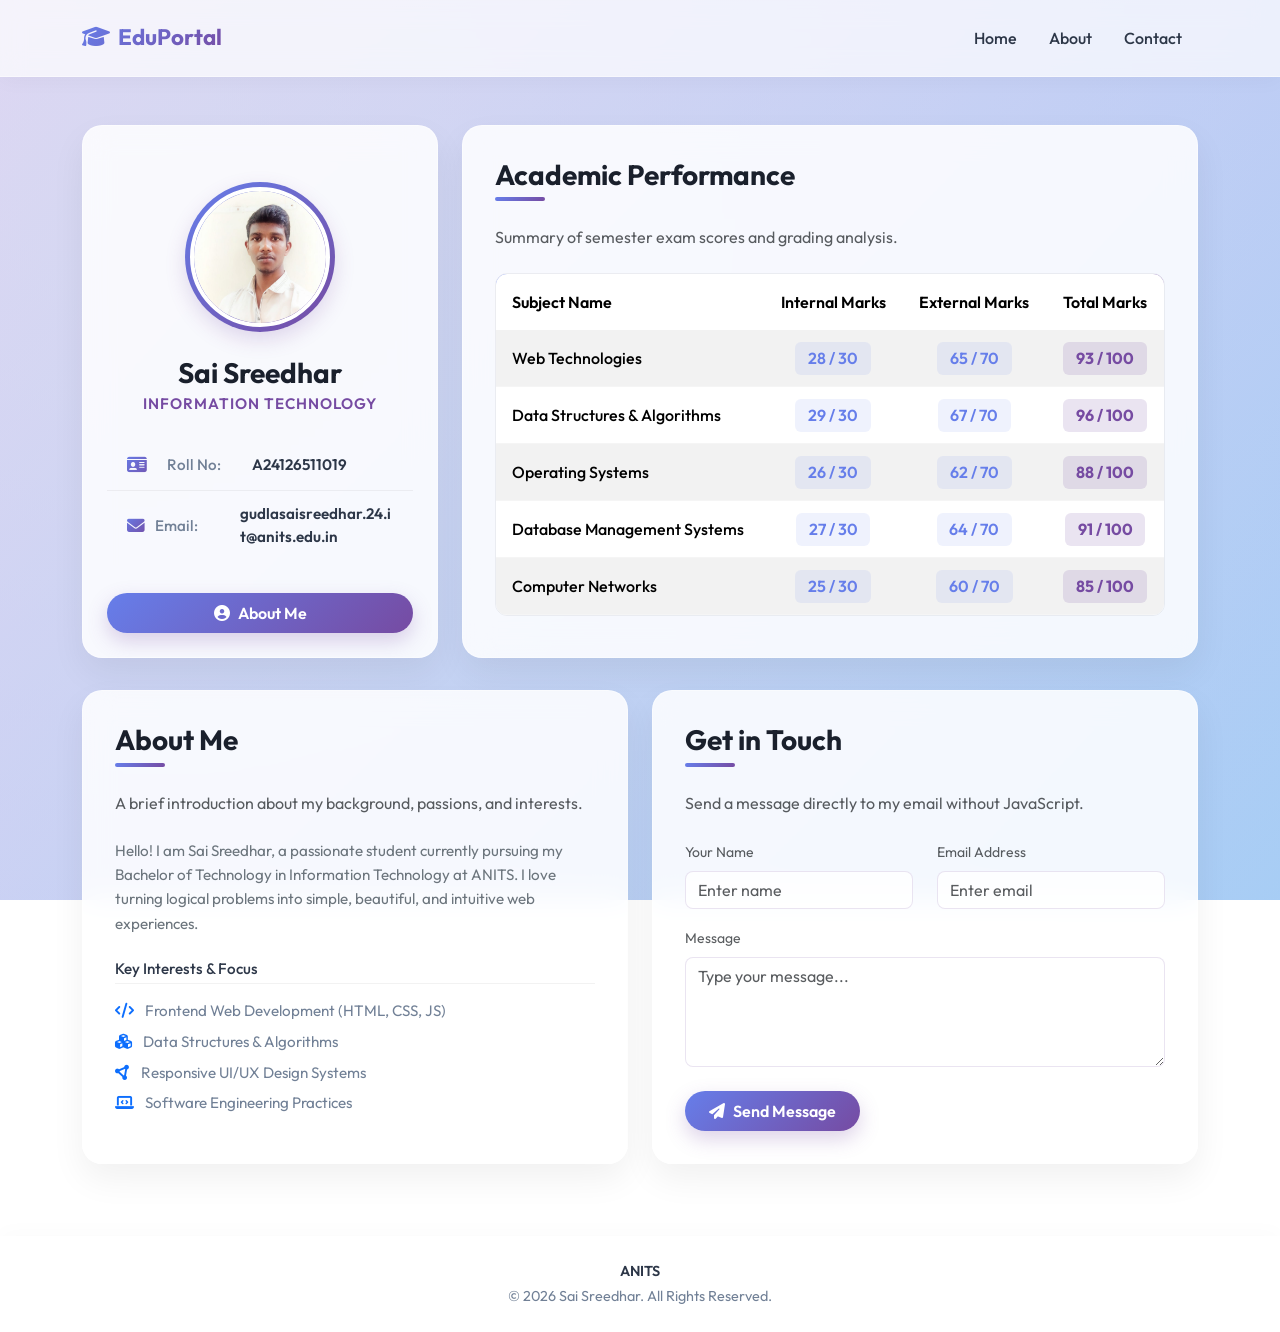
<file: task2.html>
<!DOCTYPE html>
<html lang="en">

<head>
    <meta charset="UTF-8">
    <meta name="viewport" content="width=device-width, initial-scale=1.0">
    <title>Student Profile</title>

    <!-- Bootstrap 5 CSS CDN -->
    <link href="https://cdn.jsdelivr.net/npm/bootstrap@5.3.0/dist/css/bootstrap.min.css" rel="stylesheet">

    <!-- Google Fonts - Outfit -->
    <link rel="preconnect" href="https://fonts.googleapis.com">
    <link rel="preconnect" href="https://fonts.gstatic.com" crossorigin>
    <link href="https://fonts.googleapis.com/css2?family=Outfit:wght@300;400;500;600;700&display=swap" rel="stylesheet">

    <!-- FontAwesome for Icons -->
    <link rel="stylesheet" href="https://cdnjs.cloudflare.com/ajax/libs/font-awesome/6.4.0/css/all.min.css">

    <style>
        :root {
            --primary-gradient: linear-gradient(135deg, #667eea 0%, #764ba2 100%);
            --accent-color: #764ba2;
            --glass-bg: rgba(255, 255, 255, 0.85);
            --glass-border: rgba(255, 255, 255, 0.4);
            --text-main: #2d3748;
            --text-muted: #718096;
        }

        body {
            font-family: 'Outfit', sans-serif;
            background: radial-gradient(circle at 10% 20%, rgba(216, 241, 230, 0.46) 0.1%, rgba(233, 226, 226, 0.28) 90.1%),
                linear-gradient(135deg, #e0c3fc 0%, #8ec5fc 100%);
            background-attachment: fixed;
            color: var(--text-main);
            min-height: 100vh;
            display: flex;
            flex-direction: column;
        }

        /* Custom Glassmorphic Navbar */
        .navbar-custom {
            background: rgba(255, 255, 255, 0.7);
            backdrop-filter: blur(12px);
            -webkit-backdrop-filter: blur(12px);
            border-bottom: 1px solid var(--glass-border);
            box-shadow: 0 4px 20px rgba(0, 0, 0, 0.03);
            transition: all 0.3s ease;
        }

        .navbar-brand {
            font-weight: 700;
            background: var(--primary-gradient);
            -webkit-background-clip: text;
            -webkit-text-fill-color: transparent;
            font-size: 1.4rem;
        }

        .nav-link {
            font-weight: 500;
            color: var(--text-main) !important;
            position: relative;
            padding: 0.5rem 1rem !important;
            transition: color 0.3s ease;
        }

        .nav-link::after {
            content: '';
            position: absolute;
            width: 0;
            height: 2px;
            bottom: 0;
            left: 50%;
            background: var(--primary-gradient);
            transition: all 0.3s ease;
            transform: translateX(-50%);
        }

        .nav-link:hover::after {
            width: 80%;
        }

        .nav-link:hover {
            color: var(--accent-color) !important;
        }

        /* Glassmorphic Profile Card */
        .profile-card {
            background: var(--glass-bg);
            backdrop-filter: blur(15px);
            -webkit-backdrop-filter: blur(15px);
            border: 1px solid var(--glass-border);
            border-radius: 20px;
            box-shadow: 0 15px 35px rgba(0, 0, 0, 0.06);
            transition: transform 0.4s cubic-bezier(0.175, 0.885, 0.32, 1.275), box-shadow 0.4s ease;
            overflow: hidden;
        }

        .profile-card:hover {
            transform: translateY(-8px);
            box-shadow: 0 25px 45px rgba(0, 0, 0, 0.12);
        }

        .profile-img-container {
            position: relative;
            width: 150px;
            height: 150px;
            margin: 2rem auto 1.5rem auto;
            border-radius: 50%;
            padding: 5px;
            background: var(--primary-gradient);
            box-shadow: 0 8px 20px rgba(118, 75, 162, 0.2);
            transition: transform 0.4s ease;
        }

        .profile-img-container:hover {
            transform: scale(1.05) rotate(3deg);
        }

        .profile-img {
            width: 100%;
            height: 100%;
            object-fit: cover;
            border-radius: 50%;
            border: 4px solid #fff;
        }

        .student-name {
            font-weight: 700;
            color: #1a202c;
            margin-bottom: 0.25rem;
        }

        .student-branch {
            font-size: 0.95rem;
            font-weight: 600;
            color: var(--accent-color);
            text-transform: uppercase;
            letter-spacing: 1px;
            margin-bottom: 1.5rem;
        }

        .info-list {
            list-style: none;
            padding: 0;
            margin: 0 0 2rem 0;
            text-align: left;
        }

        .info-item {
            padding: 0.75rem 1.25rem;
            border-bottom: 1px solid rgba(0, 0, 0, 0.05);
            display: flex;
            align-items: center;
            font-size: 0.95rem;
        }

        .info-item:last-child {
            border-bottom: none;
        }

        .info-icon {
            font-size: 1.1rem;
            width: 30px;
            background: var(--primary-gradient);
            -webkit-background-clip: text;
            -webkit-text-fill-color: transparent;
            margin-right: 10px;
        }

        .info-label {
            font-weight: 500;
            color: var(--text-muted);
            width: 85px;
            flex-shrink: 0;
        }

        .info-value {
            font-weight: 600;
            color: var(--text-main);
            word-break: break-all;
        }

        /* View Profile Button */
        .btn-view-profile {
            background: var(--primary-gradient);
            border: none;
            color: white;
            font-weight: 600;
            padding: 0.75rem 2rem;
            border-radius: 50px;
            box-shadow: 0 8px 20px rgba(118, 75, 162, 0.25);
            transition: all 0.3s cubic-bezier(0.25, 0.8, 0.25, 1);
            width: 100%;
        }

        .btn-view-profile:hover {
            box-shadow: 0 12px 24px rgba(118, 75, 162, 0.4);
            transform: translateY(-2px);
            background: var(--primary-gradient);
            color: white;
            opacity: 0.95;
        }

        .btn-view-profile:active {
            transform: translateY(1px);
            box-shadow: 0 4px 10px rgba(118, 75, 162, 0.25);
        }

        /* Glassmorphic Table Card */
        .details-card {
            background: var(--glass-bg);
            backdrop-filter: blur(15px);
            -webkit-backdrop-filter: blur(15px);
            border: 1px solid var(--glass-border);
            border-radius: 20px;
            box-shadow: 0 15px 35px rgba(0, 0, 0, 0.06);
            padding: 2rem;
            height: 100%;
        }

        .card-title-custom {
            font-weight: 700;
            color: #1a202c;
            margin-bottom: 1.5rem;
            position: relative;
            padding-bottom: 10px;
        }

        .card-title-custom::after {
            content: '';
            position: absolute;
            left: 0;
            bottom: 0;
            width: 50px;
            height: 4px;
            background: var(--primary-gradient);
            border-radius: 2px;
        }

        /* Bootstrap Table Customizations */
        .table-responsive {
            border-radius: 12px;
            overflow: hidden;
            border: 1px solid rgba(0, 0, 0, 0.05);
        }

        .custom-table {
            margin-bottom: 0;
            vertical-align: middle;
        }

        .custom-table thead {
            background: var(--primary-gradient);
            color: white;
        }

        .custom-table th {
            font-weight: 600;
            padding: 1rem;
            border-bottom: none;
        }

        .custom-table td {
            padding: 1rem;
            font-weight: 500;
            border-bottom: 1px solid rgba(0, 0, 0, 0.04);
        }

        .custom-table tbody tr {
            transition: background-color 0.2s ease;
        }

        .custom-table tbody tr:hover {
            background-color: rgba(118, 75, 162, 0.05) !important;
        }

        /* Marks Badges */
        .badge-marks {
            background: rgba(102, 126, 234, 0.1);
            color: #667eea;
            font-weight: 600;
            padding: 0.4em 0.8em;
            border-radius: 6px;
        }

        .badge-total {
            background: rgba(118, 75, 162, 0.15);
            color: var(--accent-color);
            font-weight: 700;
            padding: 0.4em 0.8em;
            border-radius: 6px;
        }

        /* Footer */
        footer {
            margin-top: auto;
            background: rgba(255, 255, 255, 0.7);
            backdrop-filter: blur(12px);
            -webkit-backdrop-filter: blur(12px);
            border-top: 1px solid var(--glass-border);
            padding: 1.5rem 0;
            text-align: center;
            font-size: 0.9rem;
            color: var(--text-muted);
            box-shadow: 0 -4px 20px rgba(0, 0, 0, 0.02);
        }

        footer p {
            margin: 0;
        }

        .footer-college {
            font-weight: 600;
            color: var(--text-main);
            margin-bottom: 0.25rem !important;
        }

        /* Custom Form Control Styling */
        .form-control {
            border: 1px solid rgba(118, 75, 162, 0.15) !important;
            background: rgba(255, 255, 255, 0.8) !important;
            transition: all 0.3s ease !important;
        }

        .form-control:focus {
            background: #ffffff !important;
            border-color: var(--accent-color) !important;
            box-shadow: 0 0 0 4px rgba(118, 75, 162, 0.15) !important;
        }
    </style>
</head>

<body>

    <!-- Responsive Navbar -->
    <nav class="navbar navbar-expand-lg navbar-light navbar-custom py-3">
        <div class="container">
            <a class="navbar-brand" href="#">
                <i class="fa-solid fa-graduation-cap me-2"></i>EduPortal
            </a>
            <button class="navbar-toggler border-0" type="button" data-bs-toggle="collapse" data-bs-target="#navbarNav"
                aria-controls="navbarNav" aria-expanded="false" aria-label="Toggle navigation">
                <span class="navbar-toggler-icon"></span>
            </button>
            <div class="collapse navbar-collapse" id="navbarNav">
                <ul class="navbar-nav ms-auto mt-2 mt-lg-0">
                    <li class="nav-item">
                        <a class="nav-link" href="#home">Home</a>
                    </li>
                    <li class="nav-item">
                        <a class="nav-link" href="#about">About</a>
                    </li>
                    <li class="nav-item">
                        <a class="nav-link" href="#contact">Contact</a>
                    </li>
                </ul>
            </div>
        </div>
    </nav>

    <!-- Main Content Container using Bootstrap Grid -->
    <main class="container my-5 flex-grow-1" id="home">
        <div class="row align-items-stretch justify-content-center">

            <!-- Left Column: Student Profile Card (takes 4 cols on large, 5 on medium, full on mobile) -->
            <div class="col-lg-4 col-md-5 mb-4">
                <div class="profile-card text-center h-100 p-4 d-flex flex-column justify-content-between">
                    <div>
                        <!-- Student Photo -->
                        <div class="profile-img-container">
                            <img src="./profile_sai.jpeg" alt="Student Photo" class="profile-img"
                                onerror="this.onerror=null; this.src='https://images.unsplash.com/photo-1539571696357-5a69c17a67c6?q=80&w=300&auto=format&fit=crop';">
                        </div>

                        <!-- Name & Branch -->
                        <h3 class="student-name">Sai Sreedhar</h3>
                        <p class="student-branch">Information Technology </p>

                        <!-- Student Details -->
                        <ul class="info-list">
                            <li class="info-item">
                                <span class="info-icon"><i class="fa-solid fa-id-card"></i></span>
                                <span class="info-label">Roll No:</span>
                                <span class="info-value">A24126511019</span>
                            </li>
                            <li class="info-item">
                                <span class="info-icon"><i class="fa-solid fa-envelope"></i></span>
                                <span class="info-label">Email:</span>
                                <span class="info-value">gudlasaisreedhar.24.it@anits.edu.in</span>
                            </li>
                        </ul>
                    </div>

                    <!-- View Profile Button (Scrolls to About section) -->
                    <div>
                        <a href="#about" class="btn btn-view-profile d-block py-2">
                            <i class="fa-solid fa-circle-user me-2"></i>About Me
                        </a>
                    </div>
                </div>
            </div>

            <!-- Right Column: Academic Details Table (takes 8 cols on large, 7 on medium, full on mobile) -->
            <div class="col-lg-8 col-md-7 mb-4">
                <div class="details-card d-flex flex-column justify-content-between">
                    <div>
                        <h3 class="card-title-custom">Academic Performance</h3>
                        <p class="text-muted mb-4">Summary of semester exam scores and grading analysis.</p>

                        <!-- Academic Details Table -->
                        <div class="table-responsive">
                            <table class="table custom-table table-hover table-striped">
                                <thead>
                                    <tr>
                                        <th scope="col">Subject Name</th>
                                        <th scope="col" class="text-center">Internal Marks</th>
                                        <th scope="col" class="text-center">External Marks</th>
                                        <th scope="col" class="text-center">Total Marks</th>
                                    </tr>
                                </thead>
                                <tbody>
                                    <tr>
                                        <td>Web Technologies</td>
                                        <td class="text-center"><span class="badge-marks">28 / 30</span></td>
                                        <td class="text-center"><span class="badge-marks">65 / 70</span></td>
                                        <td class="text-center"><span class="badge-total">93 / 100</span></td>
                                    </tr>
                                    <tr>
                                        <td>Data Structures & Algorithms</td>
                                        <td class="text-center"><span class="badge-marks">29 / 30</span></td>
                                        <td class="text-center"><span class="badge-marks">67 / 70</span></td>
                                        <td class="text-center"><span class="badge-total">96 / 100</span></td>
                                    </tr>
                                    <tr>
                                        <td>Operating Systems</td>
                                        <td class="text-center"><span class="badge-marks">26 / 30</span></td>
                                        <td class="text-center"><span class="badge-marks">62 / 70</span></td>
                                        <td class="text-center"><span class="badge-total">88 / 100</span></td>
                                    </tr>
                                    <tr>
                                        <td>Database Management Systems</td>
                                        <td class="text-center"><span class="badge-marks">27 / 30</span></td>
                                        <td class="text-center"><span class="badge-marks">64 / 70</span></td>
                                        <td class="text-center"><span class="badge-total">91 / 100</span></td>
                                    </tr>
                                    <tr>
                                        <td>Computer Networks</td>
                                        <td class="text-center"><span class="badge-marks">25 / 30</span></td>
                                        <td class="text-center"><span class="badge-marks">60 / 70</span></td>
                                        <td class="text-center"><span class="badge-total">85 / 100</span></td>
                                    </tr>
                                </tbody>
                            </table>
                        </div>
                    </div>
                </div>
            </div>

        </div>

        <!-- Row 2: About Me and Contact Form side-by-side -->
        <div class="row align-items-stretch justify-content-center mt-2">
            
            <!-- About Me Card -->
            <div class="col-lg-6 mb-4" id="about" style="scroll-margin-top: 100px;">
                <div class="details-card h-100 d-flex flex-column justify-content-between">
                    <div>
                        <h3 class="card-title-custom">About Me</h3>
                        <p class="text-muted mb-4">A brief introduction about my background, passions, and interests.</p>
                        
                        <p class="text-secondary" style="font-size: 0.95rem; line-height: 1.6;">
                            Hello! I am Sai Sreedhar, a passionate student currently pursuing my Bachelor of Technology in Information Technology at ANITS. I love turning logical problems into simple, beautiful, and intuitive web experiences.
                        </p>
                        <h6 class="font-weight-700 mb-3 mt-4" style="font-size: 0.95rem; color: var(--text-main); border-bottom: 1px solid rgba(0, 0, 0, 0.05); padding-bottom: 5px;">Key Interests & Focus</h6>
                        <ul class="list-unstyled mb-0" style="font-size: 0.95rem; color: var(--text-muted);">
                            <li class="mb-2"><i class="fa-solid fa-code text-primary me-2"></i> Frontend Web Development (HTML, CSS, JS)</li>
                            <li class="mb-2"><i class="fa-solid fa-cubes text-primary me-2"></i> Data Structures & Algorithms</li>
                            <li class="mb-2"><i class="fa-solid fa-circle-nodes text-primary me-2"></i> Responsive UI/UX Design Systems</li>
                            <li class="mb-0"><i class="fa-solid fa-laptop-code text-primary me-2"></i> Software Engineering Practices</li>
                        </ul>
                    </div>
                </div>
            </div>

            <!-- Contact Card -->
            <div class="col-lg-6 mb-4" id="contact" style="scroll-margin-top: 100px;">
                <div class="details-card h-100 d-flex flex-column justify-content-between">
                    <div>
                        <h3 class="card-title-custom">Get in Touch</h3>
                        <p class="text-muted mb-4">Send a message directly to my email without JavaScript.</p>
                        
                        <form action="https://formsubmit.co/gudlasaisreedhar.24.it@anits.edu.in" method="POST" class="text-start">
                            <div class="row">
                                <div class="col-md-6 mb-3">
                                    <label for="form-name" class="form-label text-muted small fw-600">Your Name</label>
                                    <input type="text" name="name" class="form-control rounded-3" id="form-name" placeholder="Enter name" required>
                                </div>
                                <div class="col-md-6 mb-3">
                                    <label for="form-email" class="form-label text-muted small fw-600">Email Address</label>
                                    <input type="email" name="email" class="form-control rounded-3" id="form-email" placeholder="Enter email" required>
                                </div>
                            </div>
                            <div class="mb-4">
                                <label for="form-message" class="form-label text-muted small fw-600">Message</label>
                                <textarea name="message" class="form-control rounded-3" id="form-message" rows="4" placeholder="Type your message..." required></textarea>
                            </div>
                            
                            <div class="d-flex justify-content-start">
                                <button type="submit" class="btn btn-view-profile py-2 px-4" style="width: auto; border-radius: 50px;">
                                    <i class="fa-solid fa-paper-plane me-2"></i>Send Message
                                </button>
                            </div>
                        </form>
                    </div>
                </div>
            </div>

        </div>
    </main>

    <!-- Footer -->
    <footer>
        <div class="container">
            <p class="footer-college">ANITS</p>
            <p>&copy; 2026 Sai Sreedhar. All Rights Reserved.</p>
        </div>
    </footer>
</body>

</html>
</file>
<file: style.css>
/* ==========================================================================
   Simple & Clean Design System - Student Registration Form
   ========================================================================== */

:root {
  /* Color Palette - Simple, Clean & High Contrast */
  --bg-color: #f8fafc;            /* Soft neutral grey */
  --card-bg: #ffffff;             /* Crisp white card */
  --text-main: #0f172a;           /* Dark slate text */
  --text-muted: #64748b;          /* Muted text */
  --border-color: #cbd5e1;        /* Clean light border */
  --border-focus: #4f46e5;        /* Crisp Indigo focus */
  
  --primary-color: #4f46e5;       /* Indigo main button */
  --primary-hover: #4338ca;       /* Darker indigo on hover */
  --secondary-bg: #f1f5f9;        /* Light secondary button bg */
  --secondary-hover: #e2e8f0;     /* Secondary button hover */
  
  --error-color: #dc2626;         /* Clear red error */
  --error-bg: #fef2f2;            /* Light red tint for input */
  --error-border: #fca5a5;        /* Red input border */
  
  --success-color: #16a34a;       /* Fresh green success */
  --success-bg: #f0fdf4;          /* Light green tint */
  --success-border: #86efac;      /* Green input border */

  /* Typography & Layout */
  --font-family: 'Inter', system-ui, -apple-system, sans-serif;
  --radius-sm: 6px;
  --radius-md: 10px;
  --radius-lg: 16px;
  --shadow-sm: 0 1px 2px 0 rgb(0 0 0 / 0.05);
  --shadow-md: 0 4px 6px -1px rgb(0 0 0 / 0.1), 0 2px 4px -2px rgb(0 0 0 / 0.1);
  --shadow-lg: 0 10px 25px -5px rgb(0 0 0 / 0.1), 0 8px 10px -6px rgb(0 0 0 / 0.1);
  --transition: all 0.2s ease-in-out;
}

/* Reset & Global Base */
* {
  box-sizing: border-box;
  margin: 0;
  padding: 0;
}

body {
  font-family: var(--font-family);
  background-color: var(--bg-color);
  color: var(--text-main);
  line-height: 1.5;
  display: flex;
  justify-content: center;
  align-items: center;
  min-height: 100vh;
  padding: 2rem 1rem;
}

.app-container {
  width: 100%;
  max-width: 800px;
}

/* Header */
.form-header {
  text-align: center;
  margin-bottom: 2rem;
}

.header-icon {
  width: 56px;
  height: 56px;
  background-color: #e0e7ff;
  color: var(--primary-color);
  border-radius: 50%;
  display: inline-flex;
  align-items: center;
  justify-content: center;
  margin-bottom: 0.75rem;
}

.form-header h1 {
  font-size: 1.875rem;
  font-weight: 700;
  color: var(--text-main);
  letter-spacing: -0.025em;
  margin-bottom: 0.25rem;
}

.form-header p {
  color: var(--text-muted);
  font-size: 0.95rem;
}

/* Form Card */
.form-card {
  background-color: var(--card-bg);
  border: 1px solid var(--border-color);
  border-radius: var(--radius-lg);
  box-shadow: var(--shadow-lg);
  padding: 2.25rem;
}

/* Form Grid */
.form-grid {
  display: grid;
  grid-template-columns: repeat(2, 1fr);
  gap: 1.25rem;
}

.full-width {
  grid-column: span 2;
}

/* Form Group */
.form-group {
  display: flex;
  flex-direction: column;
}

.form-group label {
  font-size: 0.875rem;
  font-weight: 600;
  color: var(--text-main);
  margin-bottom: 0.375rem;
}

.required {
  color: var(--error-color);
}

/* Input Wrapper & Controls */
.input-wrapper {
  position: relative;
  display: flex;
  align-items: center;
}

.input-wrapper input[type="text"],
.input-wrapper input[type="email"],
.input-wrapper input[type="tel"],
.input-wrapper input[type="password"],
.input-wrapper input[type="date"],
.input-wrapper select {
  width: 100%;
  height: 44px;
  padding: 0.625rem 0.875rem 0.625rem 2.5rem;
  font-size: 0.95rem;
  font-family: inherit;
  color: var(--text-main);
  background-color: #ffffff;
  border: 1.5px solid var(--border-color);
  border-radius: var(--radius-md);
  outline: none;
  transition: var(--transition);
}

.input-wrapper input[uppercase] {
  text-transform: uppercase;
}

.input-wrapper select {
  appearance: none;
  cursor: pointer;
}

.field-icon {
  position: absolute;
  left: 0.75rem;
  color: var(--text-muted);
  pointer-events: none;
  display: flex;
  align-items: center;
}

.select-arrow {
  left: auto;
  right: 0.75rem;
}

/* Input Focus State */
.input-wrapper input:focus,
.input-wrapper select:focus {
  border-color: var(--border-focus);
  box-shadow: 0 0 0 3px rgba(79, 70, 229, 0.15);
}

.input-wrapper input:focus + .field-icon,
.input-wrapper select:focus ~ .field-icon {
  color: var(--primary-color);
}

/* Password Toggle Button */
.toggle-password {
  position: absolute;
  right: 0.75rem;
  background: none;
  border: none;
  color: var(--text-muted);
  cursor: pointer;
  padding: 0.25rem;
  display: flex;
  align-items: center;
  justify-content: center;
  border-radius: var(--radius-sm);
  transition: var(--transition);
}

.toggle-password:hover {
  color: var(--text-main);
}

.hidden {
  display: none !important;
}

/* Password Strength Indicator */
.strength-bar-container {
  height: 4px;
  width: 100%;
  background-color: #e2e8f0;
  border-radius: 2px;
  margin-top: 6px;
  overflow: hidden;
}

.strength-bar {
  height: 100%;
  width: 0%;
  transition: width 0.3s ease, background-color 0.3s ease;
  border-radius: 2px;
}

.strength-bar.weak {
  width: 33%;
  background-color: var(--error-color);
}

.strength-bar.medium {
  width: 66%;
  background-color: #eab308;
}

.strength-bar.strong {
  width: 100%;
  background-color: var(--success-color);
}

/* Radio Group (Gender) */
.radio-group {
  display: flex;
  gap: 1rem;
  margin-top: 0.25rem;
}

.radio-card {
  flex: 1;
  display: flex;
  align-items: center;
  justify-content: center;
  gap: 0.5rem;
  padding: 0.625rem 1rem;
  background-color: #ffffff;
  border: 1.5px solid var(--border-color);
  border-radius: var(--radius-md);
  cursor: pointer;
  font-size: 0.95rem;
  font-weight: 500;
  color: var(--text-main);
  transition: var(--transition);
  user-select: none;
}

.radio-card input[type="radio"] {
  display: none;
}

.radio-custom {
  width: 16px;
  height: 16px;
  border: 2px solid var(--border-color);
  border-radius: 50%;
  position: relative;
  transition: var(--transition);
}

.radio-card input[type="radio"]:checked + .radio-custom {
  border-color: var(--primary-color);
}

.radio-card input[type="radio"]:checked + .radio-custom::after {
  content: '';
  position: absolute;
  top: 3px;
  left: 3px;
  width: 6px;
  height: 6px;
  background-color: var(--primary-color);
  border-radius: 50%;
}

.radio-card:has(input[type="radio"]:checked) {
  border-color: var(--primary-color);
  background-color: #f5f3ff;
  color: var(--primary-color);
}

/* Validation State Styles */
.form-group.has-error input,
.form-group.has-error select {
  border-color: var(--error-border);
  background-color: var(--error-bg);
}

.form-group.has-error .field-icon {
  color: var(--error-color);
}

.error-message {
  font-size: 0.8rem;
  color: var(--error-color);
  margin-top: 0.375rem;
  display: none;
  font-weight: 500;
}

.form-group.has-error .error-message {
  display: block;
}

.form-group.has-success input,
.form-group.has-success select {
  border-color: var(--success-border);
  background-color: var(--success-bg);
}

/* Form Actions */
.form-actions {
  display: flex;
  justify-content: flex-end;
  gap: 1rem;
  margin-top: 2rem;
  padding-top: 1.25rem;
  border-top: 1px solid #f1f5f9;
}

/* Buttons */
.btn {
  display: inline-flex;
  align-items: center;
  justify-content: center;
  gap: 0.5rem;
  height: 46px;
  padding: 0 1.5rem;
  font-size: 0.95rem;
  font-weight: 600;
  font-family: inherit;
  border-radius: var(--radius-md);
  border: none;
  cursor: pointer;
  transition: var(--transition);
}

.btn-primary {
  background-color: var(--primary-color);
  color: #ffffff;
  box-shadow: var(--shadow-sm);
}

.btn-primary:hover {
  background-color: var(--primary-hover);
  box-shadow: var(--shadow-md);
}

.btn-secondary {
  background-color: var(--secondary-bg);
  color: var(--text-main);
  border: 1px solid var(--border-color);
}

.btn-secondary:hover {
  background-color: var(--secondary-hover);
}

.width-full {
  width: 100%;
}

/* Modal Overlay & Card */
.modal-overlay {
  position: fixed;
  inset: 0;
  background-color: rgba(15, 23, 42, 0.5);
  backdrop-filter: blur(4px);
  display: flex;
  align-items: center;
  justify-content: center;
  padding: 1.5rem;
  z-index: 1000;
  animation: fadeIn 0.25s ease-out;
}

.modal-card {
  background-color: #ffffff;
  border-radius: var(--radius-lg);
  box-shadow: var(--shadow-lg);
  width: 100%;
  max-width: 480px;
  padding: 2rem;
  text-align: center;
  animation: slideUp 0.3s cubic-bezier(0.16, 1, 0.3, 1);
}

.modal-icon {
  width: 64px;
  height: 64px;
  border-radius: 50%;
  display: inline-flex;
  align-items: center;
  justify-content: center;
  margin-bottom: 1rem;
}

.modal-icon.success {
  background-color: #dcfce7;
  color: var(--success-color);
}

.modal-card h2 {
  font-size: 1.5rem;
  font-weight: 700;
  color: var(--text-main);
  margin-bottom: 0.25rem;
}

.modal-subtitle {
  font-size: 0.9rem;
  color: var(--text-muted);
  margin-bottom: 1.25rem;
}

.summary-card {
  background-color: var(--bg-color);
  border: 1px solid var(--border-color);
  border-radius: var(--radius-md);
  padding: 1rem 1.25rem;
  text-align: left;
  margin-bottom: 1.5rem;
  display: flex;
  flex-direction: column;
  gap: 0.625rem;
}

.summary-row {
  display: flex;
  justify-content: space-between;
  font-size: 0.875rem;
}

.summary-label {
  color: var(--text-muted);
  font-weight: 500;
}

.summary-value {
  color: var(--text-main);
  font-weight: 600;
}

/* Animations */
@keyframes fadeIn {
  from { opacity: 0; }
  to { opacity: 1; }
}

@keyframes slideUp {
  from { opacity: 0; transform: translateY(20px); }
  to { opacity: 1; transform: translateY(0); }
}

/* Responsive Breakpoints */
@media (max-width: 640px) {
  body {
    padding: 1rem 0.5rem;
  }

  .form-card {
    padding: 1.5rem 1.25rem;
  }

  .form-grid {
    grid-template-columns: 1fr;
  }

  .full-width {
    grid-column: span 1;
  }

  .radio-group {
    flex-direction: column;
    gap: 0.5rem;
  }

  .form-actions {
    flex-direction: column-reverse;
  }

  .btn {
    width: 100%;
  }
}
</file>
